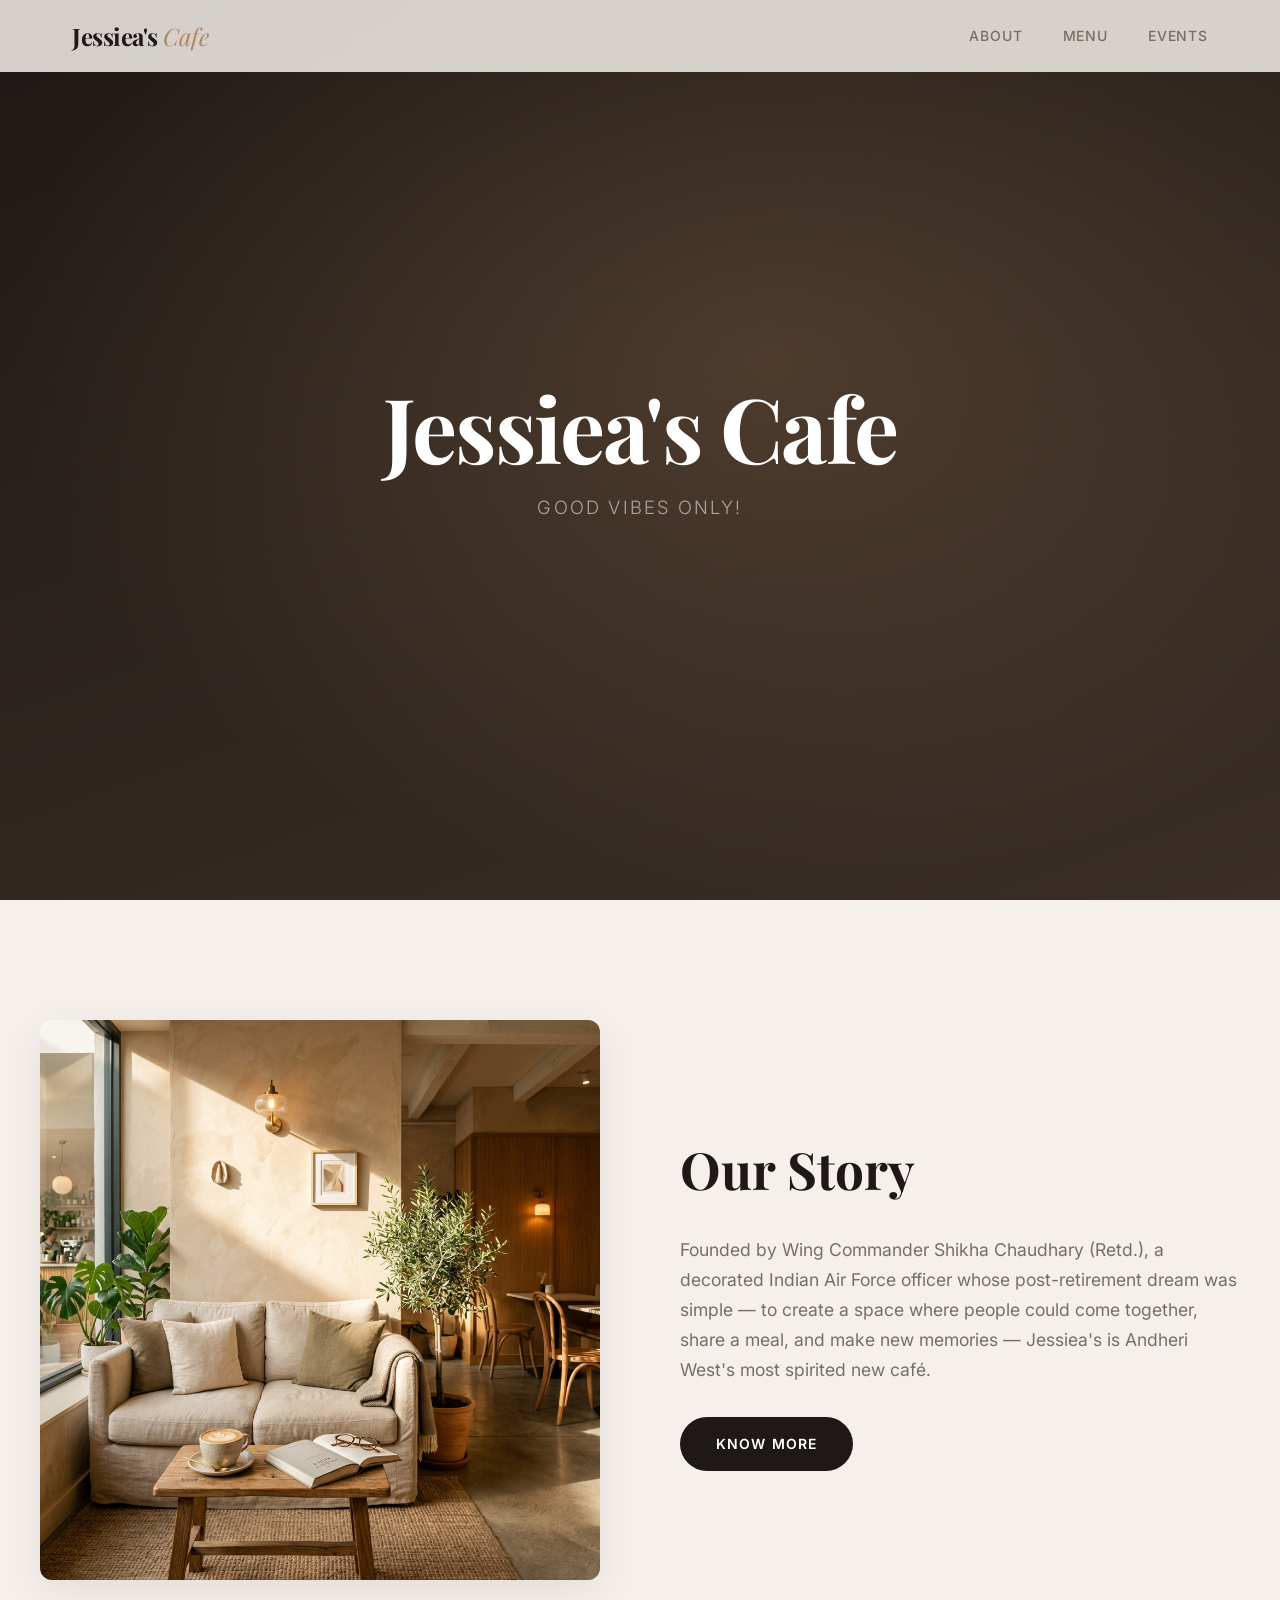
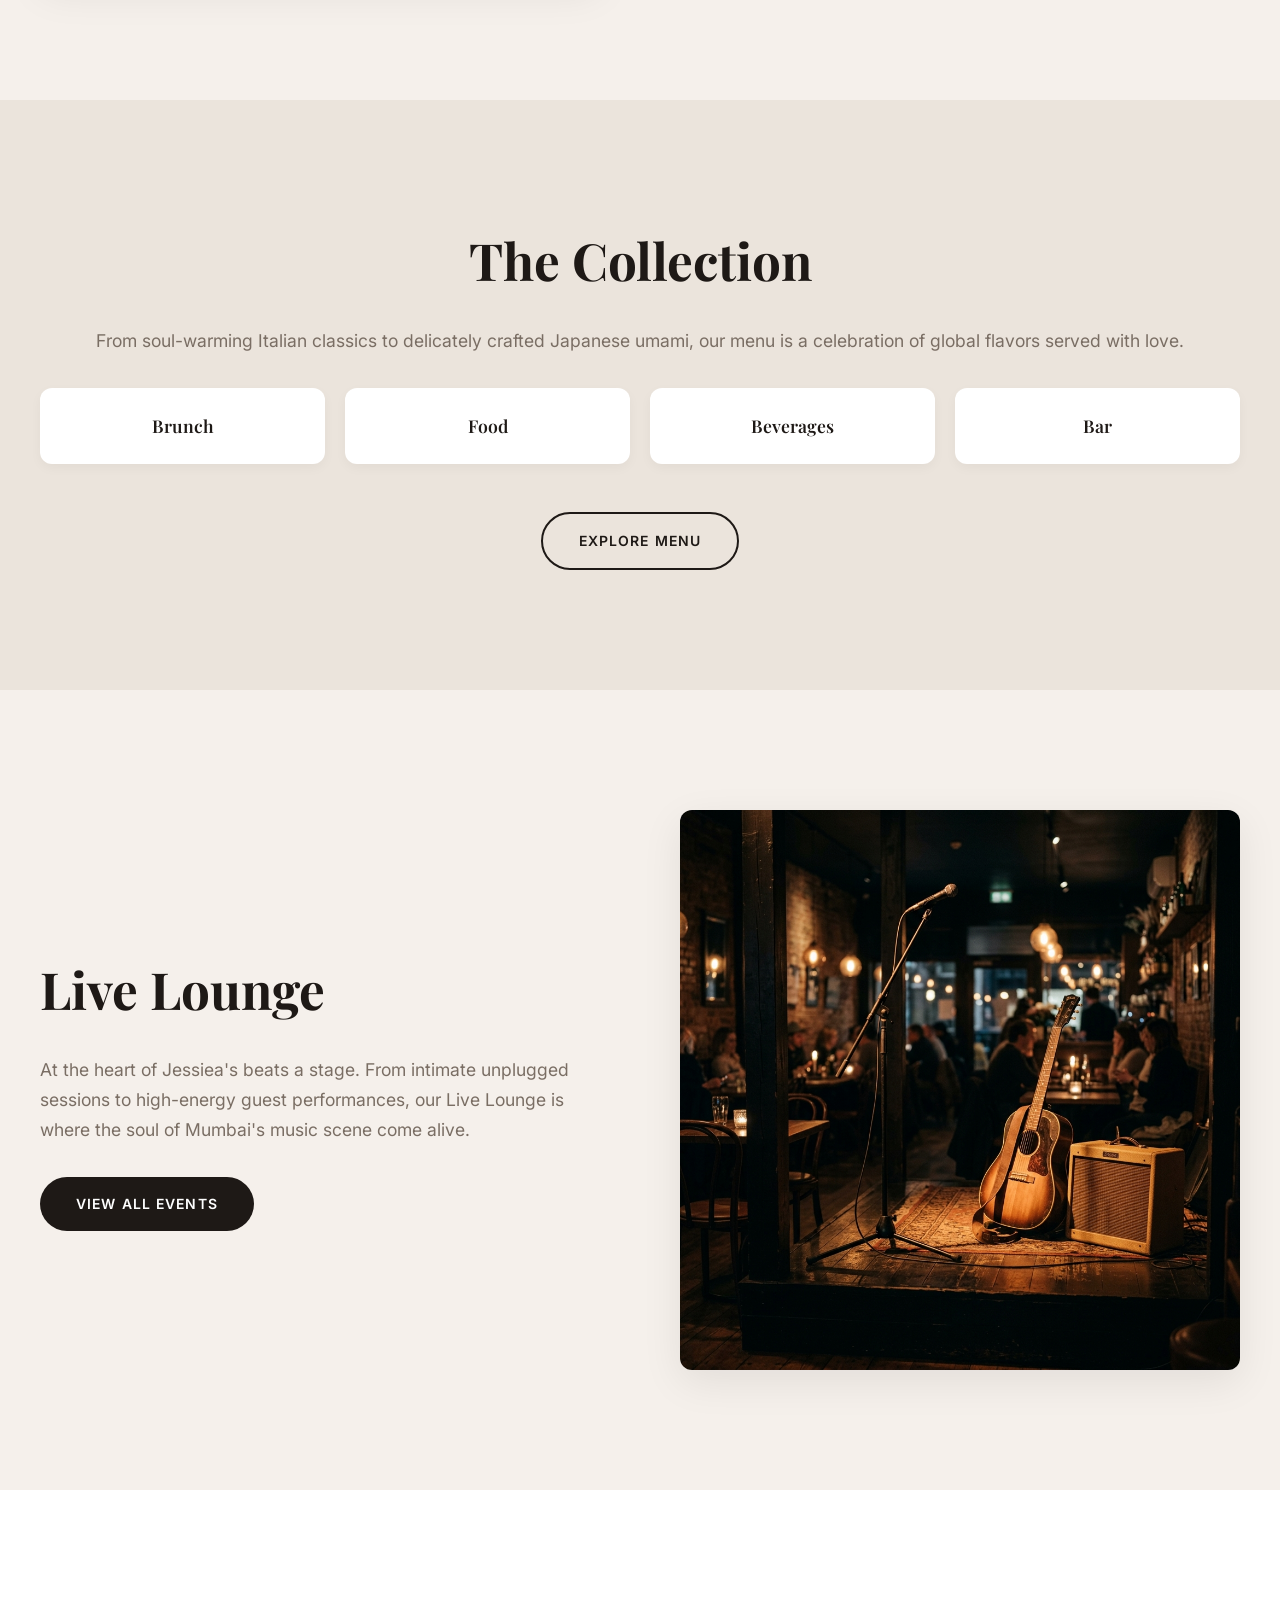
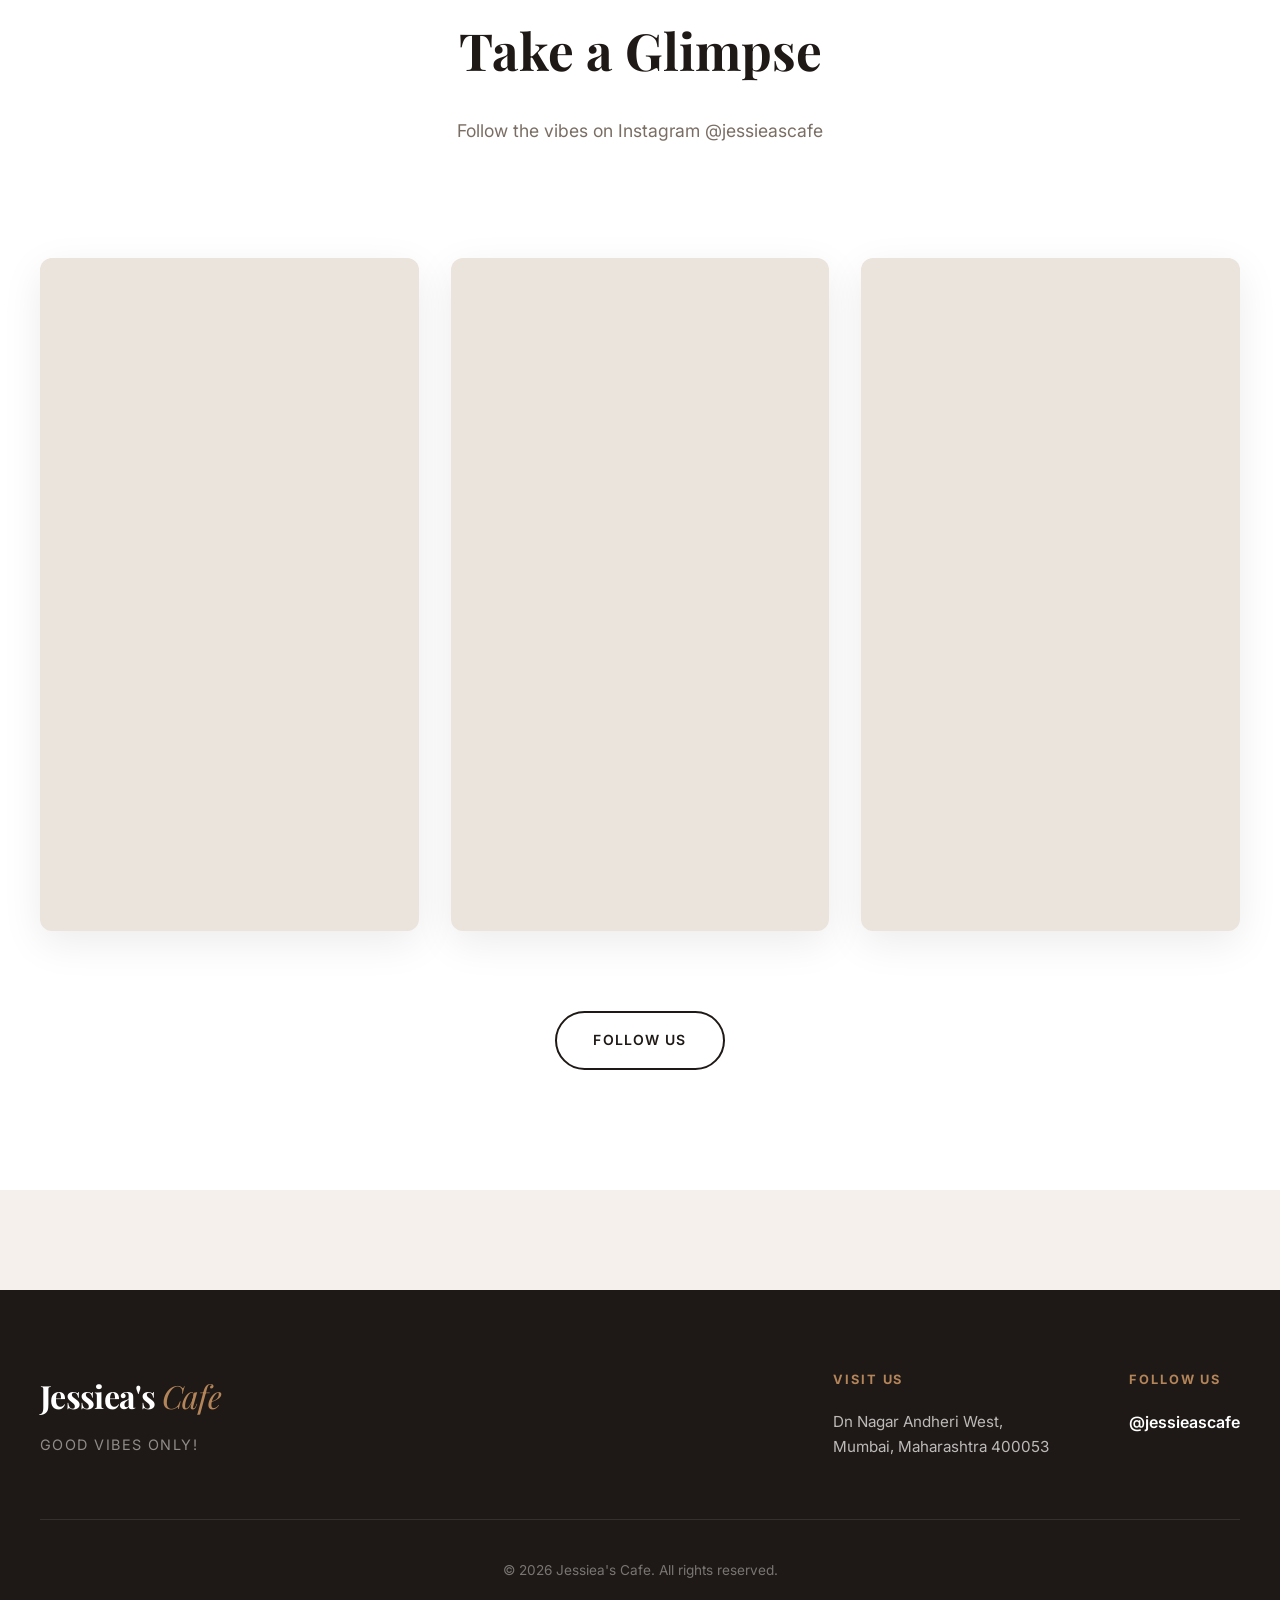
<file: index.html>
<!DOCTYPE html>
<html lang="en">

<head>
  <meta charset="UTF-8">
  <meta name="viewport" content="width=device-width, initial-scale=1.0">
  <meta name="description" content="Jessiea's Cafe — A cozy destination for great food, drinks, and live events.">
  <title>Jessiea's Cafe</title>
  <link rel="preconnect" href="https://fonts.googleapis.com">
  <link rel="preconnect" href="https://fonts.gstatic.com" crossorigin>
  <link
    href="https://fonts.googleapis.com/css2?family=Playfair+Display:ital,wght@0,400;0,600;0,700;1,400&family=Inter:wght@300;400;500;600&display=swap"
    rel="stylesheet">
  <link rel="stylesheet" href="style.css">
</head>

<body>

  <!-- ======= Header / Navbar ======= -->
  <header class="header" id="header">
    <div class="header__inner">
      <a href="index.html" class="header__logo">Jessiea's <span>Cafe</span></a>
      <nav class="header__nav" id="navbar">
        <a href="about.html" class="nav__link">About</a>
        <a href="menu.html" class="nav__link">Menu</a>
        <a href="events.html" class="nav__link">Events</a>
      </nav>
      <button class="header__hamburger" id="hamburger" aria-label="Toggle navigation">
        <span></span>
        <span></span>
        <span></span>
      </button>
    </div>
  </header>

  <!-- ======= Hero Section ======= -->
  <section class="hero" id="hero">
    <div class="hero__overlay"></div>
    <div class="hero__content">
      <h1 class="hero__title">Jessiea's Cafe</h1>
      <p class="hero__tagline">Good Vibes Only!</p>
    </div>
  </section>

  <!-- ======= Homepage Content ======= -->
  <main class="home-main">

    <!-- About Teaser -->
    <section class="teaser teaser--about">
      <div class="teaser__inner">
        <div class="teaser__image reveal reveal--left">
          <img src="cafe_lifestyle_teaser.png" alt="Cozy cafe corner">
        </div>
        <div class="teaser__content reveal reveal--right">
          <h2 class="teaser__heading">Our Story</h2>
          <p class="teaser__text">
            Founded by Wing Commander Shikha Chaudhary (Retd.), a decorated Indian Air Force officer whose
            post-retirement dream was simple — to create a space where people could come together, share a meal, and
            make new memories — Jessiea's is Andheri West's most spirited new café.
          </p>
          <a href="about.html" class="btn btn--primary">Know More</a>
        </div>
      </div>
    </section>

    <!-- Menu Teaser -->
    <section class="teaser teaser--menu">
      <div class="teaser__inner">
        <div class="teaser__content teaser__content--centered">
          <h2 class="teaser__heading reveal reveal--zoom">The Collection</h2>
          <p class="teaser__text reveal reveal--zoom">
            From soul-warming Italian classics to delicately crafted Japanese umami, our menu is a celebration of global
            flavors served with love.
          </p>

          <div class="menu-preview">
            <div class="menu-preview__item reveal reveal--zoom reveal--delay-1">
              <span>Brunch</span>
            </div>
            <div class="menu-preview__item reveal reveal--zoom reveal--delay-2">
              <span>Food</span>
            </div>
            <div class="menu-preview__item reveal reveal--zoom reveal--delay-3">
              <span>Beverages</span>
            </div>
            <div class="menu-preview__item reveal reveal--zoom reveal--delay-4">
              <span>Bar</span>
            </div>
          </div>

          <a href="menu.html" class="btn btn--outline reveal reveal--zoom">Explore Menu</a>
        </div>
      </div>
    </section>

    <!-- Events Teaser -->
    <section class="teaser teaser--events teaser--reverse">
      <div class="teaser__inner">
        <div class="teaser__image reveal reveal--right">
          <img src="cafe_live_lounge_teaser.png" alt="Acoustic live lounge stage">
        </div>
        <div class="teaser__content reveal reveal--left">
          <h2 class="teaser__heading">Live Lounge</h2>
          <p class="teaser__text">
            At the heart of Jessiea's beats a stage. From intimate unplugged sessions to high-energy guest performances,
            our Live Lounge is where the soul of Mumbai's music scene come alive.
          </p>
          <a href="events.html" class="btn btn--primary">View All Events</a>
        </div>
      </div>
    </section>

    <!-- Instagram Section -->
    <section class="teaser teaser--instagram">
      <div class="teaser__inner teaser__inner--column">
        <div class="teaser__content teaser__content--centered reveal reveal--zoom">
          <h2 class="teaser__heading">Take a Glimpse</h2>
          <p class="teaser__text">Follow the vibes on Instagram @jessieascafe</p>
        </div>

        <div class="insta-grid">
          <div class="insta-grid__item reveal reveal--zoom reveal--delay-1">
            <iframe src="https://www.instagram.com/p/DUNfY-hjJyO/embed" frameborder="0" scrolling="no"
              allowtransparency="true"></iframe>
          </div>
          <div class="insta-grid__item reveal reveal--zoom reveal--delay-2">
            <iframe src="https://www.instagram.com/p/DUI9AgBjGIq/embed" frameborder="0" scrolling="no"
              allowtransparency="true"></iframe>
          </div>
          <div class="insta-grid__item reveal reveal--zoom reveal--delay-3">
            <iframe src="https://www.instagram.com/p/DUuSEJ2iF3Z/embed" frameborder="0" scrolling="no"
              allowtransparency="true"></iframe>
          </div>
        </div>

        <div class="teaser__actions reveal reveal--zoom">
          <a href="https://www.instagram.com/jessieascafe/" target="_blank" class="btn btn--outline">Follow Us</a>
        </div>
      </div>
    </section>

  </main>


  <!-- ======= Footer ======= -->
  <footer class="footer" id="footer">
    <div class="footer__inner">
      <div class="footer__brand">
        <a href="index.html" class="header__logo">Jessiea's <span>Cafe</span></a>
        <p class="footer__tagline">Good Vibes Only!</p>
      </div>

      <div class="footer__info">
        <div class="footer__section">
          <h4 class="footer__heading">Visit Us</h4>
          <p class="footer__text">Dn Nagar Andheri West, <br> Mumbai, Maharashtra 400053</p>
        </div>

        <div class="footer__section">
          <h4 class="footer__heading">Follow Us</h4>
          <a href="https://www.instagram.com/jessieascafe/" class="footer__link" target="_blank">@jessieascafe</a>
        </div>
      </div>
    </div>
    <div class="footer__bottom">
      <p>&copy; 2026 Jessiea's Cafe. All rights reserved.</p>
    </div>
  </footer>

  <script>
    /* ── Mobile hamburger toggle ── */
    const hamburger = document.getElementById('hamburger');
    const navbar = document.getElementById('navbar');

    hamburger.addEventListener('click', () => {
      hamburger.classList.toggle('active');
      navbar.classList.toggle('open');
    });

    /* ── Sticky header shadow on scroll ── */
    const header = document.getElementById('header');
    window.addEventListener('scroll', () => {
      header.classList.toggle('scrolled', window.scrollY > 40);
    });

    /* ── Smooth‑scroll & close mobile menu on link click ── */
    document.querySelectorAll('.nav__link').forEach(link => {
      link.addEventListener('click', () => {
        hamburger.classList.remove('active');
        navbar.classList.remove('open');
      });
    });

    /* ── Scroll Reveal Observer ── */
    const observerOptions = {
      threshold: 0.15
    };

    const observer = new IntersectionObserver((entries) => {
      entries.forEach(entry => {
        if (entry.isIntersecting) {
          entry.target.classList.add('visible');
        }
      });
    }, observerOptions);

    document.querySelectorAll('.reveal').forEach(el => observer.observe(el));
  </script>

</body>

</html>
</file>
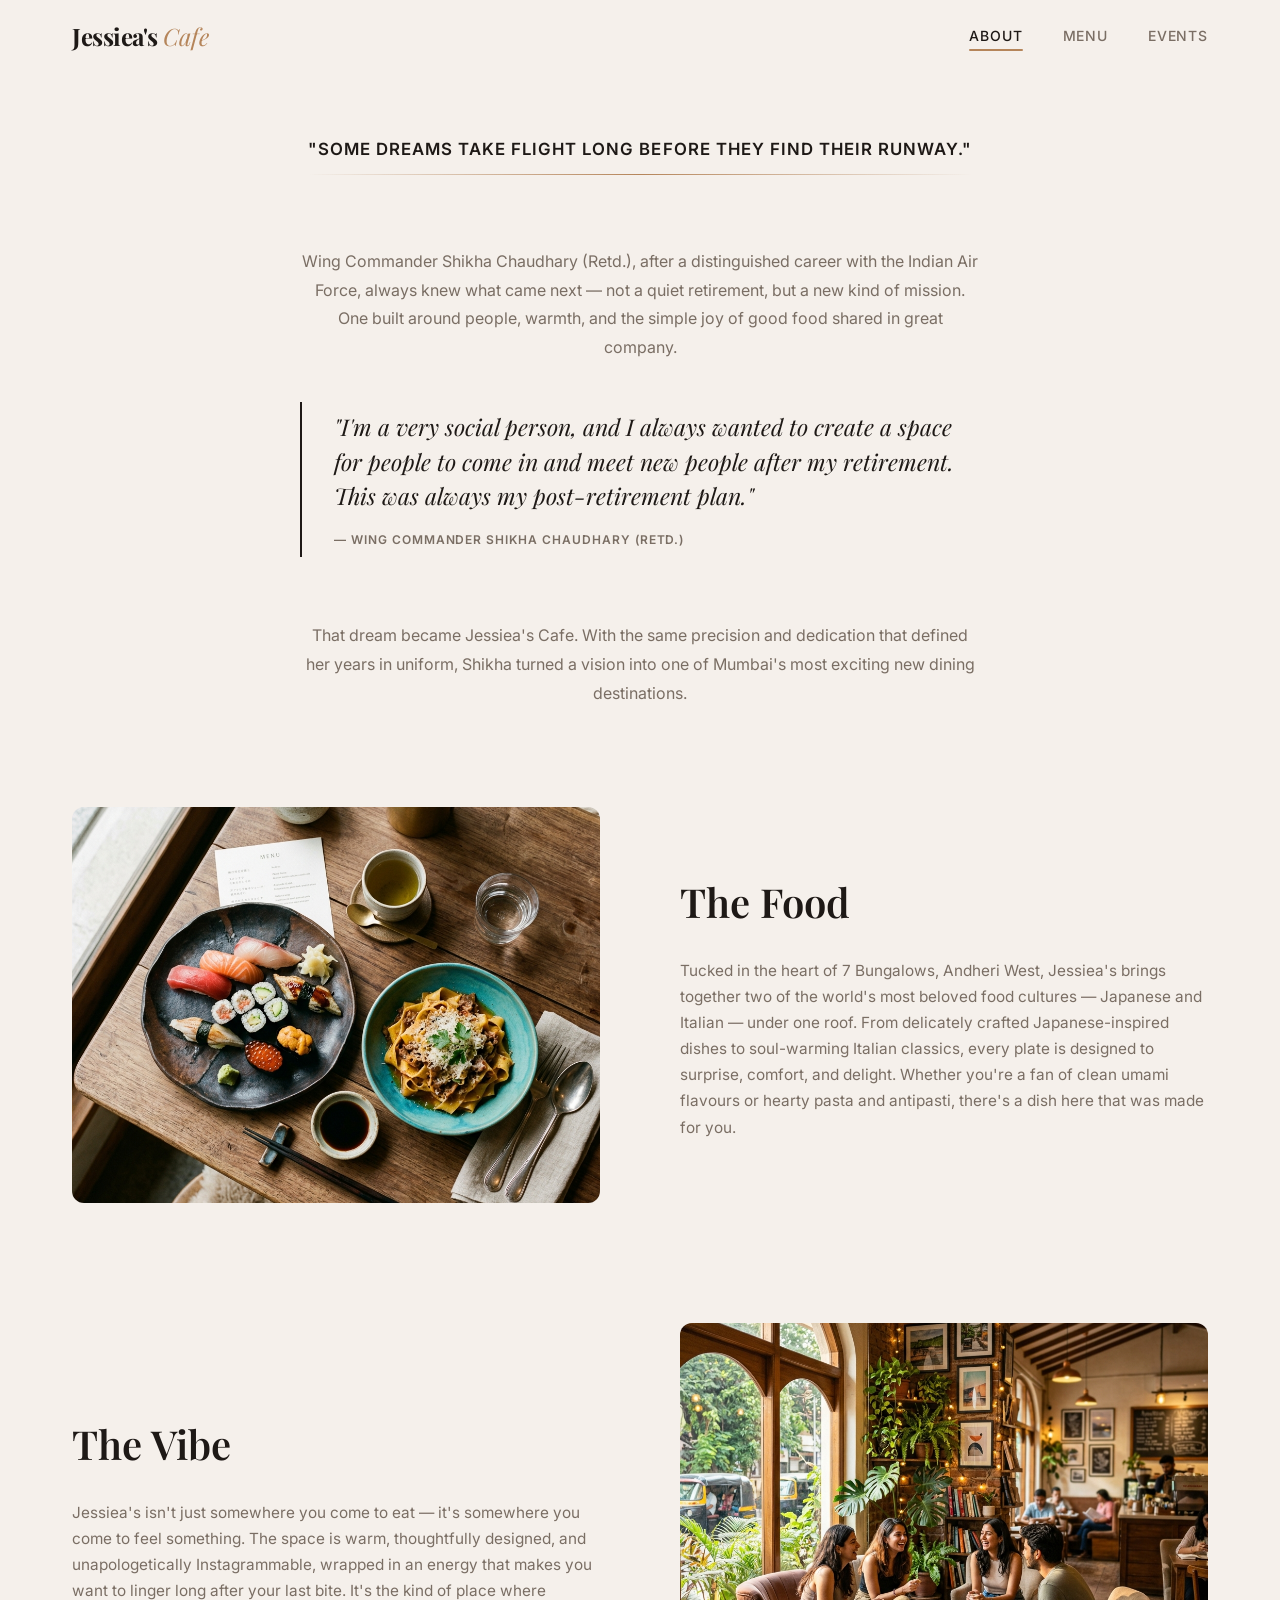
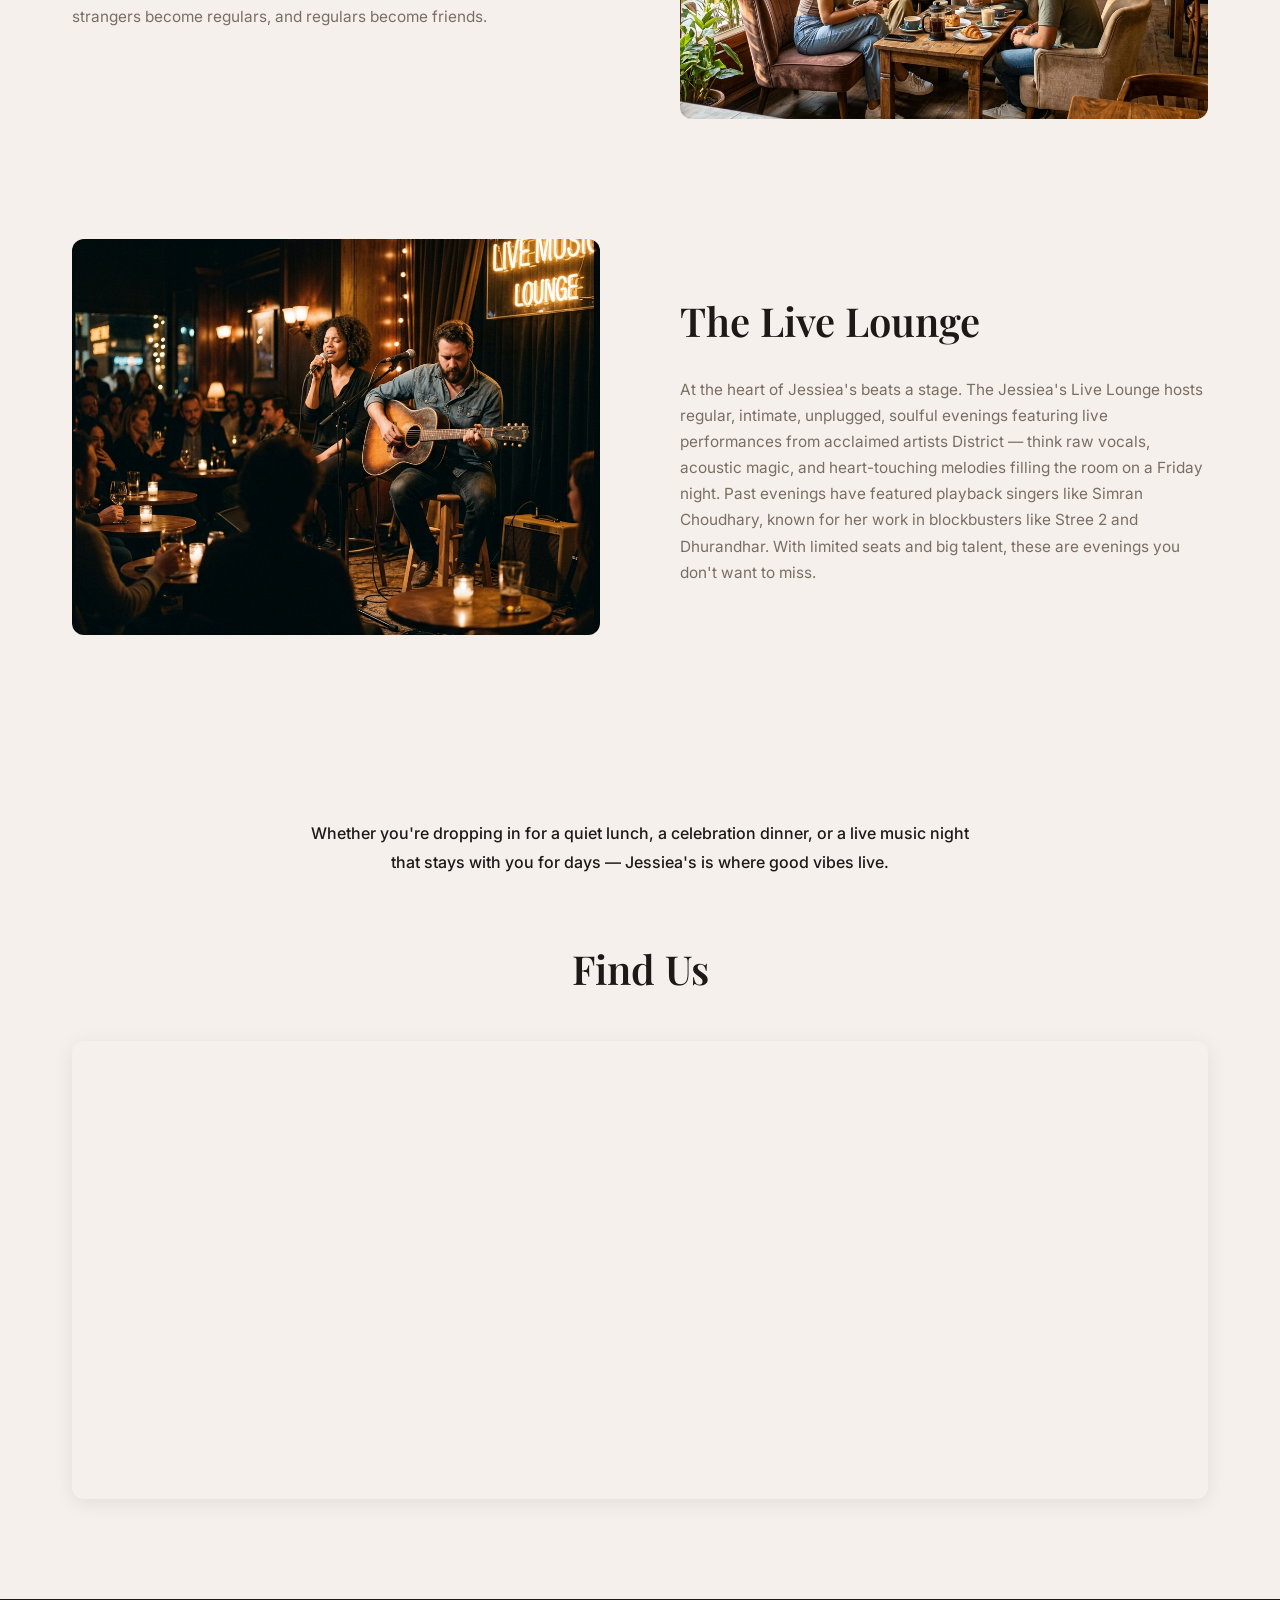
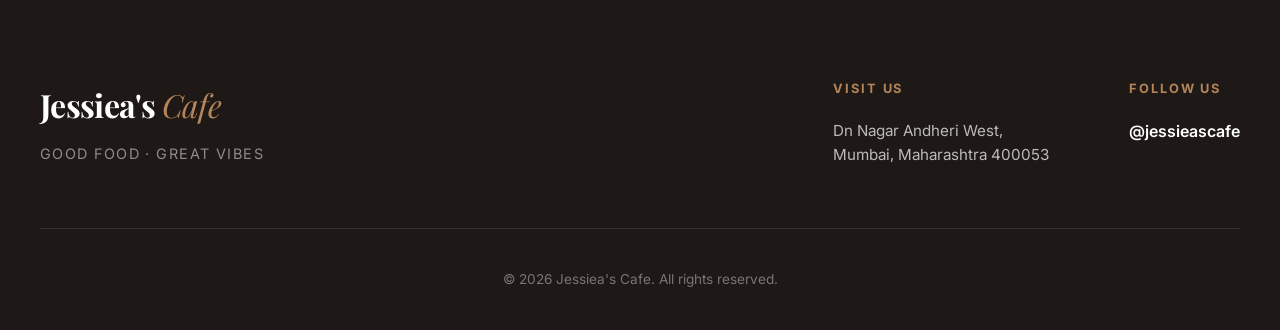
<file: about.html>
<!DOCTYPE html>
<html lang="en">

<head>
  <meta charset="UTF-8">
  <meta name="viewport" content="width=device-width, initial-scale=1.0">
  <meta name="description" content="Learn about Jessiea's Cafe — our story, our passion, and what makes us special.">
  <title>About — Jessiea's Cafe</title>
  <link rel="preconnect" href="https://fonts.googleapis.com">
  <link rel="preconnect" href="https://fonts.gstatic.com" crossorigin>
  <link
    href="https://fonts.googleapis.com/css2?family=Playfair+Display:ital,wght@0,400;0,600;0,700;1,400&family=Inter:wght@300;400;500;600&display=swap"
    rel="stylesheet">
  <link rel="stylesheet" href="style.css">
</head>

<body>

  <!-- ======= Header / Navbar ======= -->
  <header class="header" id="header">
    <div class="header__inner">
      <a href="index.html" class="header__logo">Jessiea's <span>Cafe</span></a>
      <nav class="header__nav" id="navbar">
        <a href="about.html" class="nav__link nav__link--active">About</a>
        <a href="menu.html" class="nav__link">Menu</a>
        <a href="events.html" class="nav__link">Events</a>
      </nav>
      <button class="header__hamburger" id="hamburger" aria-label="Toggle navigation">
        <span></span>
        <span></span>
        <span></span>
      </button>
    </div>
  </header>

  <!-- ======= About — Editorial Layout ======= -->
  <main class="about" id="about">
    <div class="about__inner">


      <!-- Quote banner -->
      <div class="about__quote-banner">
        <p class="about__quote-text">"Some dreams take flight long before they find their runway."</p>
      </div>

      <!-- Introduction paragraph -->
      <p class="about__description">
        Wing Commander Shikha Chaudhary (Retd.), after a distinguished career with the Indian Air Force, always knew
        what came next — not a quiet retirement, but a new kind of mission. One built around people, warmth, and the
        simple joy of good food shared in great company.
      </p>

      <!-- Owner's spoken quote -->
      <blockquote class="about__owner-quote">
        <p>"I'm a very social person, and I always wanted to create a space for people to come in and meet new people
          after my retirement. This was always my post-retirement plan."</p>
        <cite class="about__owner-cite">— Wing Commander Shikha Chaudhary (Retd.)</cite>
      </blockquote>

      <p class="about__description">
        That dream became Jessiea's Cafe. With the same precision and dedication that defined her years in uniform,
        Shikha turned a vision into one of Mumbai's most exciting new dining destinations.
      </p>

      <!-- Feature Sections -->
      <section class="features">

        <!-- The Food -->
        <div class="feature-row">
          <div class="feature-image">
            <img src="cafe_food_aesthetic_1777277667619.png"
              alt="Aesthetic table with Japanese and Italian fusion dishes">
          </div>
          <div class="feature-content">
            <h2 class="feature-title">The Food</h2>
            <p class="feature-text">
              Tucked in the heart of 7 Bungalows, Andheri West, Jessiea's brings together two of the world's most
              beloved food cultures — Japanese and Italian — under one roof. From delicately crafted Japanese-inspired
              dishes to soul-warming Italian classics, every plate is designed to surprise, comfort, and delight.
              Whether you're a fan of clean umami flavours or hearty pasta and antipasti, there's a dish here that was
              made for you.
            </p>
          </div>
        </div>

        <!-- The Vibe -->
        <div class="feature-row feature-row--reverse">
          <div class="feature-image">
            <img src="cafe_vibe_interior_1777277681775.png" alt="Warm and inviting interior of Jessiea's Cafe">
          </div>
          <div class="feature-content">
            <h2 class="feature-title">The Vibe</h2>
            <p class="feature-text">
              Jessiea's isn't just somewhere you come to eat — it's somewhere you come to feel something. The space is
              warm, thoughtfully designed, and unapologetically Instagrammable, wrapped in an energy that makes you want
              to linger long after your last bite. It's the kind of place where strangers become regulars, and regulars
              become friends.
            </p>
          </div>
        </div>

        <!-- The Live Lounge -->
        <div class="feature-row">
          <div class="feature-image">
            <img src="cafe_live_music_lounge_1777277700172.png"
              alt="Soulful live music performance at Jessiea's Live Lounge">
          </div>
          <div class="feature-content">
            <h2 class="feature-title">The Live Lounge</h2>
            <p class="feature-text">
              At the heart of Jessiea's beats a stage. The Jessiea's Live Lounge hosts regular, intimate, unplugged,
              soulful evenings featuring live performances from acclaimed artists District — think raw vocals, acoustic
              magic, and heart-touching melodies filling the room on a Friday night. Past evenings have featured
              playback singers like Simran Choudhary, known for her work in blockbusters like Stree 2 and Dhurandhar.
              With limited seats and big talent, these are evenings you don't want to miss.
            </p>
          </div>
        </div>

      </section>

      <!-- Final Tagline -->
      <p class="about__description about__description--final">
        Whether you're dropping in for a quiet lunch, a celebration dinner, or a live music night that stays with you
        for days — Jessiea's is where good vibes live.
      </p>
      <!-- Map Section -->
      <section class="about__location">
        <h2 class="section-title">Find Us</h2>
        <div class="map-container">
          <iframe
            src="https://www.google.com/maps/embed?pb=!1m18!1m12!1m3!1d3769.615458499989!2d72.8312699!3d19.1245185!2m3!1f0!2f0!3f0!3m2!1i1024!2i768!4f13.1!3m3!1m2!1s0x3be7b7c89538d39b%3A0xad342929a73a7ec7!2sJESSIEA&#39;S%20CAFE!5e0!3m2!1sen!2sin!4v1777278307954!5m2!1sen!2sin"
            width="100%" height="450" style="border:0;" allowfullscreen="" loading="lazy"
            referrerpolicy="no-referrer-when-downgrade"></iframe>
        </div>
      </section>

    </div>
  </main>

  <!-- ======= Footer ======= -->
  <footer class="footer" id="footer">
    <div class="footer__inner">
      <div class="footer__brand">
        <a href="index.html" class="header__logo">Jessiea's <span>Cafe</span></a>
        <p class="footer__tagline">Good food · Great vibes</p>
      </div>

      <div class="footer__info">
        <div class="footer__section">
          <h4 class="footer__heading">Visit Us</h4>
          <p class="footer__text">Dn Nagar Andheri West, <br> Mumbai, Maharashtra 400053</p>
        </div>

        <div class="footer__section">
          <h4 class="footer__heading">Follow Us</h4>
          <a href="https://www.instagram.com/jessieascafe/" class="footer__link" target="_blank">@jessieascafe</a>
        </div>
      </div>
    </div>
    <div class="footer__bottom">
      <p>&copy; 2026 Jessiea's Cafe. All rights reserved.</p>
    </div>
  </footer>

  <script>
    const hamburger = document.getElementById('hamburger');
    const navbar = document.getElementById('navbar');
    hamburger.addEventListener('click', () => {
      hamburger.classList.toggle('active');
      navbar.classList.toggle('open');
    });
    const header = document.getElementById('header');
    window.addEventListener('scroll', () => {
      header.classList.toggle('scrolled', window.scrollY > 40);
    });
    document.querySelectorAll('.nav__link').forEach(link => {
      link.addEventListener('click', () => {
        hamburger.classList.remove('active');
        navbar.classList.remove('open');
      });
    });
  </script>

</body>

</html>
</file>
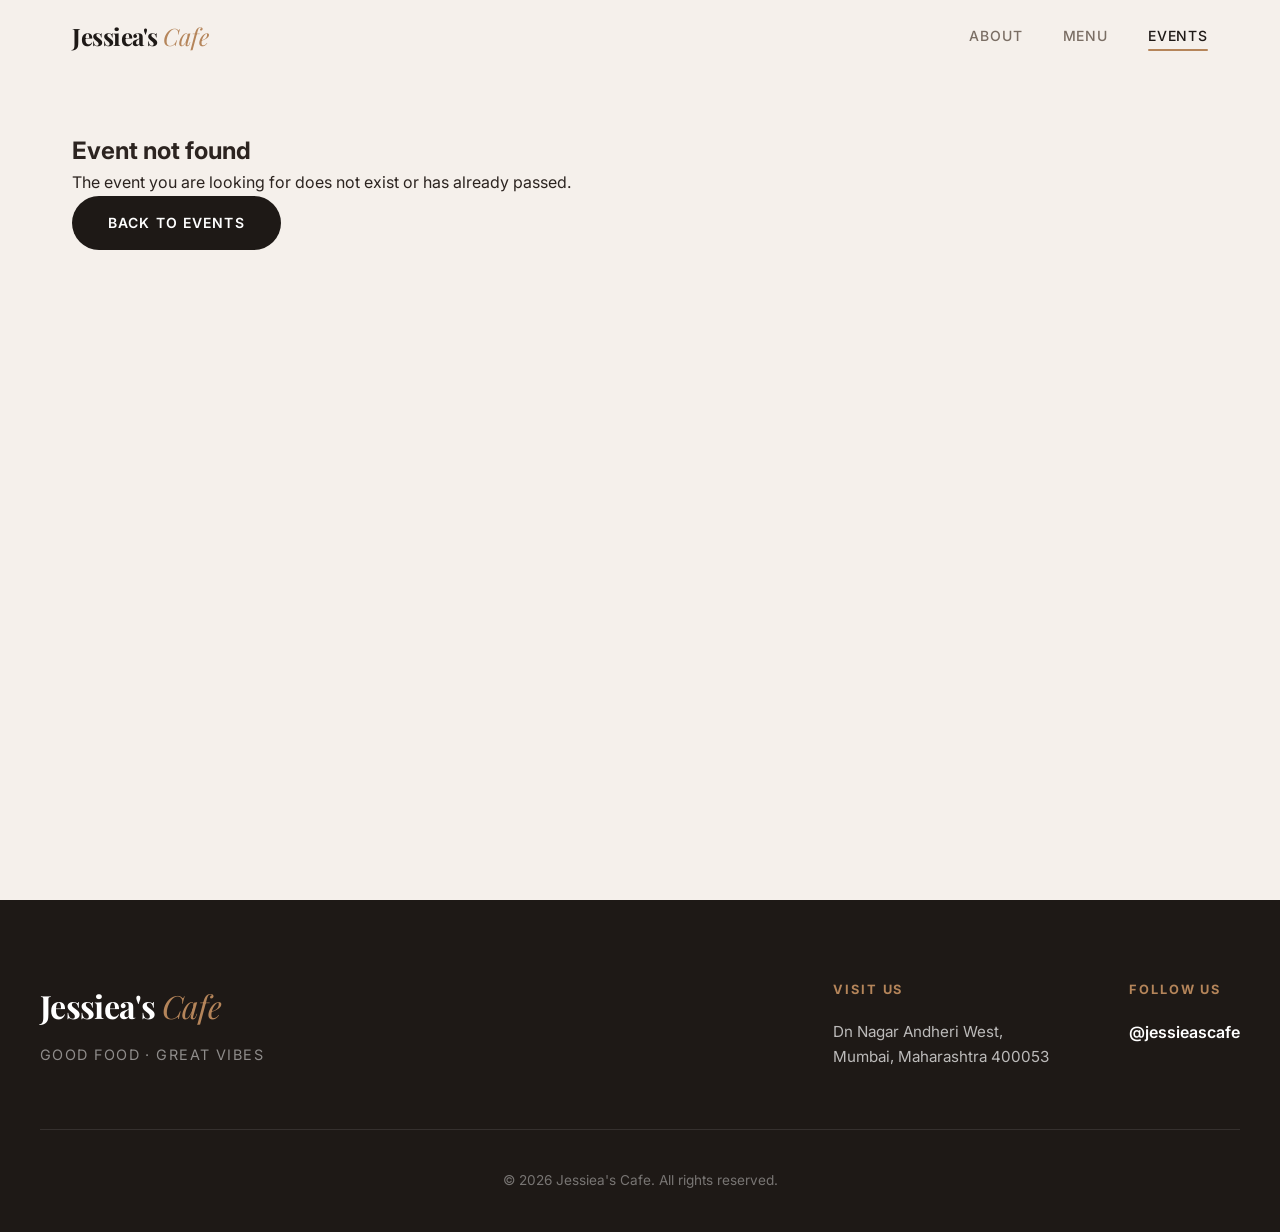
<file: event-detail.html>
<!DOCTYPE html>
<html lang="en">

<head>
  <meta charset="UTF-8">
  <meta name="viewport" content="width=device-width, initial-scale=1.0">
  <meta name="description" content="Event details and ticket booking for Jessiea's Cafe.">
  <title>Event Details — Jessiea's Cafe</title>
  <link rel="preconnect" href="https://fonts.googleapis.com">
  <link rel="preconnect" href="https://fonts.gstatic.com" crossorigin>
  <link
    href="https://fonts.googleapis.com/css2?family=Playfair+Display:ital,wght@0,400;0,600;0,700;1,400&family=Inter:wght@300;400;500;600&display=swap"
    rel="stylesheet">
  <link rel="stylesheet" href="style.css">
</head>

<body>

  <!-- ======= Header / Navbar ======= -->
  <header class="header" id="header">
    <div class="header__inner">
      <a href="index.html" class="header__logo">Jessiea's <span>Cafe</span></a>
      <nav class="header__nav" id="navbar">
        <a href="about.html" class="nav__link">About</a>
        <a href="menu.html" class="nav__link">Menu</a>
        <a href="events.html" class="nav__link nav__link--active">Events</a>
      </nav>
      <button class="header__hamburger" id="hamburger" aria-label="Toggle navigation">
        <span></span>
        <span></span>
        <span></span>
      </button>
    </div>
  </header>

  <!-- ======= Event Detail Layout ======= -->
  <main class="event-detail-page">
    <div class="event-detail-page__inner" id="event-detail-target">
      <!-- Content injected by JS -->
      <div class="loader">Loading event details...</div>
    </div>
  </main>

  <!-- ======= Footer ======= -->
  <footer class="footer" id="footer">
    <div class="footer__inner">
      <div class="footer__brand">
        <a href="index.html" class="header__logo">Jessiea's <span>Cafe</span></a>
        <p class="footer__tagline">Good food · Great vibes</p>
      </div>

      <div class="footer__info">
        <div class="footer__section">
          <h4 class="footer__heading">Visit Us</h4>
          <p class="footer__text">Dn Nagar Andheri West, <br> Mumbai, Maharashtra 400053</p>
        </div>

        <div class="footer__section">
          <h4 class="footer__heading">Follow Us</h4>
          <a href="https://www.instagram.com/jessieascafe/" class="footer__link" target="_blank">@jessieascafe</a>
        </div>
      </div>
    </div>
    <div class="footer__bottom">
      <p>&copy; 2026 Jessiea's Cafe. All rights reserved.</p>
    </div>
  </footer>

  <script>
    /* ======= Navbar Logic ======= */
    const hamburger = document.getElementById('hamburger');
    const navbar = document.getElementById('navbar');
    hamburger.addEventListener('click', () => {
      hamburger.classList.toggle('active');
      navbar.classList.toggle('open');
    });
    const header = document.getElementById('header');
    window.addEventListener('scroll', () => {
      header.classList.toggle('scrolled', window.scrollY > 40);
    });

    /* ======= Event Data ======= */
    const eventsData = {
      'live-fridays': {
        title: 'Soulful Fridays with District',
        category: 'Live Music',
        image: 'events/event1.png',
        date: 'Every Friday | 8 PM onwards',
        longDescription: `
          <p>Kickstart your weekend with "District," our acclaimed resident ensemble known for their raw vocals and acoustic brilliance. At Jessiea's, Fridays are about more than just music; they're about an atmosphere that lets you breathe and connect.</p>
          <p>Expect a curated setlist of unplugged hits, ranging from indie-soul to contemporary acoustic magic, filling the room as you enjoy our signature Japanese-Italian fusion dinner.</p>
          <p>These evenings are designed for lovers of high-quality live music and premium dining. With the warm, ambient lighting of our Live Lounge and the soul-stirring melodies of District, your Friday nights in Mumbai will never be the same.</p>
        `,
        meta: `
          <div class="event-meta-card">
            <div class="event-meta-card__item"><strong>Location:</strong> 7 Bungalows, Andheri West</div>
            <div class="event-meta-card__item"><strong>Entry:</strong> Cover charge applicable after 9 PM</div>
            <div class="event-meta-card__item"><strong>Dress Code:</strong> Smart Casual</div>
          </div>
        `
      },
      'brunch-vocals': {
        title: 'Weekend Brunch & Acoustic Vocals',
        category: 'Brunch Experience',
        image: 'events/event2.png',
        date: 'Every Sunday | 12 PM - 4 PM',
        longDescription: `
          <p>Our Sundays are dedicated to the simple joy of a slow brunch. We've paired our specialized Brunch Menu—featuring everything from delicate carpaccios to fluffy Japanese pancakes—with soft, live acoustic sets.</p>
          <p>It's the perfect setting for long conversations with friends or a quiet, sun-drenched meal with family. The music is designed to complement the vibe, never overpowering it.</p>
          <p>Join us for a sensory journey where the taste of our chef's signature creations meets the soothing sounds of unplugged performances. It's the ultimate Mumbai weekend escape.</p>
        `,
        meta: `
          <div class="event-meta-card">
            <div class="event-meta-card__item"><strong>Location:</strong> Main Dining Hall</div>
            <div class="event-meta-card__item"><strong>Offer:</strong> Bottomless Refreshments available</div>
          </div>
        `
      },
      'guest-artist': {
        title: 'Live Lounge: Simran Choudhary',
        category: 'Guest Artist Spotlight',
        image: 'events/event3.png',
        date: 'Featured Event | Limited Seats',
        longDescription: `
          <p>Jessiea's periodically hosts "The Live Lounge Spotlight," featuring some of the biggest names in the industry in an intimate, unplugged setting. Our past events have featured the incredible Simran Choudhary.</p>
          <p>Known for her playback work in major blockbusters like "Stree 2" and "Dhurandhar," Simran brings a level of talent and energy that creates memories for a lifetime. These are high-demand evenings with extremely limited seating.</p>
          <p>This is a rare opportunity to see an artist of this caliber in such a personal, intimate space. Don't miss your chance to be part of an extraordinary evening of music.</p>
        `,
        meta: `
          <div class="event-meta-card">
            <div class="event-meta-card__item"><strong>Status:</strong> High Demand</div>
            <div class="event-meta-card__item"><strong>Entry:</strong> Pre-booking essential</div>
          </div>
        `
      }
    };

    /* ======= Page Logic ======= */
    const urlParams = new URLSearchParams(window.location.search);
    const eventId = urlParams.get('id');
    const target = document.getElementById('event-detail-target');

    if (eventId && eventsData[eventId]) {
      const data = eventsData[eventId];
      document.title = `${data.title} — Jessiea's Cafe`;
      
      target.innerHTML = `
        <div class="detail-container">
          <div class="detail-hero">
            <img src="${data.image}" alt="${data.title}">
            <div class="detail-hero__banner">
              <span class="event-card__category">${data.category}</span>
              <h1 class="detail-title">${data.title}</h1>
              <div class="detail-date">${data.date}</div>
            </div>
          </div>

          <div class="detail-main">
            <div class="detail-content">
              <h2 class="detail-subtitle">About the Event</h2>
              <div class="detail-body">${data.longDescription}</div>
              
              <div class="ticket-box">
                <h3>Join the Experience</h3>
                <p>Ready to be part of this unforgettable evening? Book your spot now.</p>
                <div class="ticket-actions">
                  <a href="#" class="btn btn--primary">Buy Tickets</a>
                  <a href="events.html" class="btn btn--outline">Back to All Events</a>
                </div>
              </div>
            </div>

            <aside class="detail-sidebar">
              <div class="sticky-sidebar">
                <h3 class="detail-sidebar__title">Event Info</h3>
                ${data.meta}
                <div class="detail-sidebar__footer">
                  <p>Follow us for updates</p>
                  <a href="#">@JessieasCafe</a>
                </div>
              </div>
            </aside>
          </div>
        </div>
      `;
    } else {
      target.innerHTML = `
        <div class="error-view">
          <h2>Event not found</h2>
          <p>The event you are looking for does not exist or has already passed.</p>
          <a href="events.html" class="btn btn--primary">Back to Events</a>
        </div>
      `;
    }
  </script>

</body>

</html>
</file>
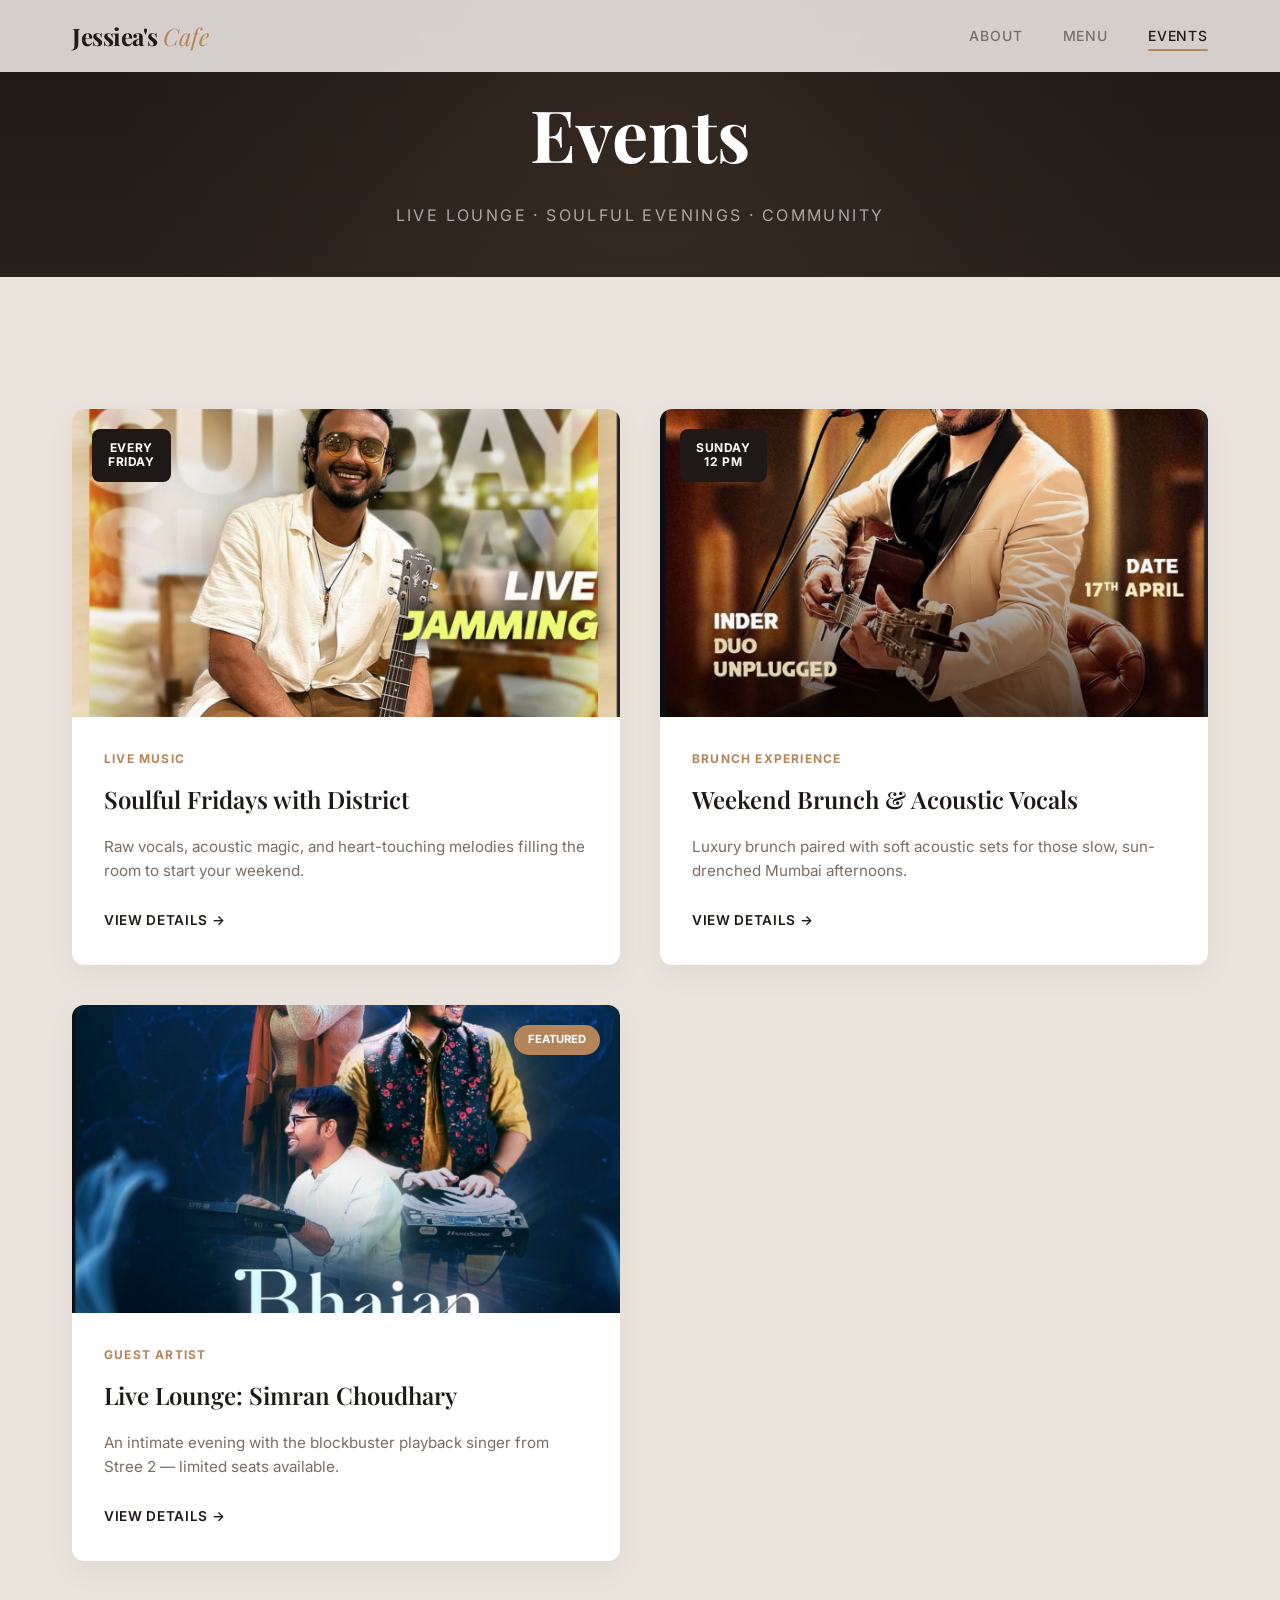
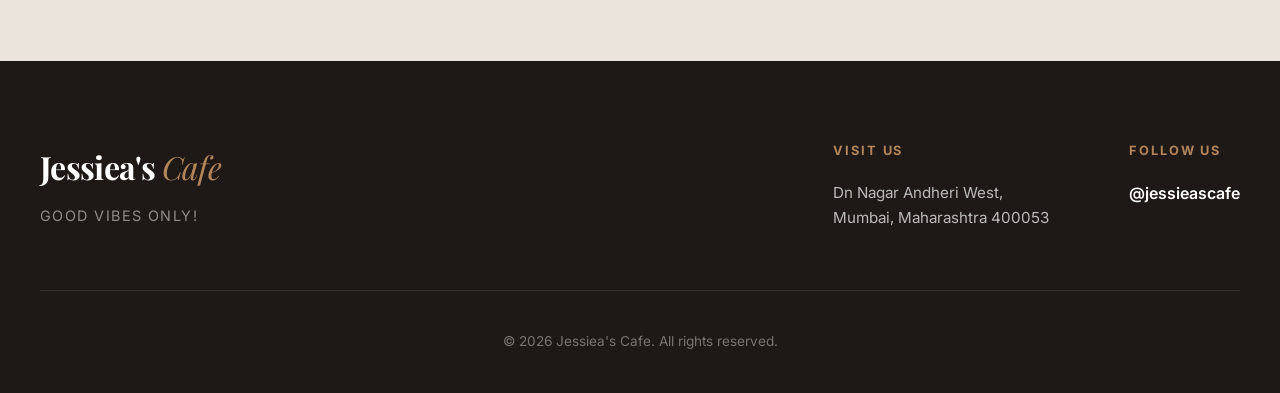
<file: events.html>
<!DOCTYPE html>
<html lang="en">

<head>
  <meta charset="UTF-8">
  <meta name="viewport" content="width=device-width, initial-scale=1.0">
  <meta name="description" content="Upcoming events at Jessiea's Cafe — live music, tastings, and more.">
  <title>Events — Jessiea's Cafe</title>
  <link rel="preconnect" href="https://fonts.googleapis.com">
  <link rel="preconnect" href="https://fonts.gstatic.com" crossorigin>
  <link
    href="https://fonts.googleapis.com/css2?family=Playfair+Display:ital,wght@0,400;0,600;0,700;1,400&family=Inter:wght@300;400;500;600&display=swap"
    rel="stylesheet">
  <link rel="stylesheet" href="style.css">
</head>

<body>

  <!-- ======= Header / Navbar ======= -->
  <header class="header" id="header">
    <div class="header__inner">
      <a href="index.html" class="header__logo">Jessiea's <span>Cafe</span></a>
      <nav class="header__nav" id="navbar">
        <a href="about.html" class="nav__link">About</a>
        <a href="menu.html" class="nav__link">Menu</a>
        <a href="events.html" class="nav__link nav__link--active">Events</a>
      </nav>
      <button class="header__hamburger" id="hamburger" aria-label="Toggle navigation">
        <span></span>
        <span></span>
        <span></span>
      </button>
    </div>
  </header>

  <!-- ======= Page Hero ======= -->
  <section class="page-hero" id="page-hero">
    <div class="page-hero__overlay"></div>
    <div class="page-hero__content">
      <h1 class="page-hero__title">Events</h1>
      <p class="page-hero__subtitle">Live Lounge · Soulful Evenings · Community</p>
    </div>
  </section>

  <!-- ======= Events Grid ======= -->
  <main class="events-page">
    <div class="events-page__inner">
      
      <div class="events-grid">
        <!-- Event 1 -->
        <a href="event-detail.html?id=live-fridays" class="event-card reveal reveal--zoom">
          <div class="event-card__image">
            <img src="events/event1.png" alt="Soulful Fridays">
            <div class="event-card__date">Every <br> Friday</div>
          </div>
          <div class="event-card__content">
            <span class="event-card__category">Live Music</span>
            <h3 class="event-card__title">Soulful Fridays with District</h3>
            <p class="event-card__excerpt">Raw vocals, acoustic magic, and heart-touching melodies filling the room to start your weekend.</p>
            <span class="event-card__more">View Details &rarr;</span>
          </div>
        </a>

        <!-- Event 2 -->
        <a href="event-detail.html?id=brunch-vocals" class="event-card reveal reveal--zoom reveal--delay-1">
          <div class="event-card__image">
            <img src="events/event2.png" alt="Brunch and Vocals">
            <div class="event-card__date">Sunday <br> 12 PM</div>
          </div>
          <div class="event-card__content">
            <span class="event-card__category">Brunch Experience</span>
            <h3 class="event-card__title">Weekend Brunch & Acoustic Vocals</h3>
            <p class="event-card__excerpt">Luxury brunch paired with soft acoustic sets for those slow, sun-drenched Mumbai afternoons.</p>
            <span class="event-card__more">View Details &rarr;</span>
          </div>
        </a>

        <!-- Event 3 -->
        <a href="event-detail.html?id=guest-artist" class="event-card reveal reveal--zoom reveal--delay-2">
          <div class="event-card__image">
            <img src="events/event3.png" alt="Guest Artist Appearance">
            <div class="event-card__tag">Featured</div>
          </div>
          <div class="event-card__content">
            <span class="event-card__category">Guest Artist</span>
            <h3 class="event-card__title">Live Lounge: Simran Choudhary</h3>
            <p class="event-card__excerpt">An intimate evening with the blockbuster playback singer from Stree 2 — limited seats available.</p>
            <span class="event-card__more">View Details &rarr;</span>
          </div>
        </a>
      </div>

    </div>
  </main>

  <!-- ======= Footer ======= -->
  <footer class="footer" id="footer">
    <div class="footer__inner">
      <div class="footer__brand">
        <a href="index.html" class="header__logo">Jessiea's <span>Cafe</span></a>
        <p class="footer__tagline">Good Vibes Only!</p>
      </div>

      <div class="footer__info">
        <div class="footer__section">
          <h4 class="footer__heading">Visit Us</h4>
          <p class="footer__text">Dn Nagar Andheri West, <br> Mumbai, Maharashtra 400053</p>
        </div>

        <div class="footer__section">
          <h4 class="footer__heading">Follow Us</h4>
          <a href="https://www.instagram.com/jessieascafe/" class="footer__link" target="_blank">@jessieascafe</a>
        </div>
      </div>
    </div>
    <div class="footer__bottom">
      <p>&copy; 2026 Jessiea's Cafe. All rights reserved.</p>
    </div>
  </footer>

  <script>
    const hamburger = document.getElementById('hamburger');
    const navbar = document.getElementById('navbar');
    hamburger.addEventListener('click', () => {
      hamburger.classList.toggle('active');
      navbar.classList.toggle('open');
    });
    const header = document.getElementById('header');
    window.addEventListener('scroll', () => {
      header.classList.toggle('scrolled', window.scrollY > 40);
    });
    document.querySelectorAll('.nav__link').forEach(link => {
      link.addEventListener('click', () => {
        hamburger.classList.remove('active');
        navbar.classList.remove('open');
      });
    });

    /* ── Scroll Reveal Observer ── */
    const observerOptions = {
      threshold: 0.1
    };

    const observer = new IntersectionObserver((entries) => {
      entries.forEach(entry => {
        if (entry.isIntersecting) {
          entry.target.classList.add('visible');
        }
      });
    }, observerOptions);

    document.querySelectorAll('.reveal').forEach(el => observer.observe(el));
  </script>

</body>

</html>
</file>
<file: style.css>
/* ═══════════════════════════════════════════
   Design Tokens
   ═══════════════════════════════════════════ */
:root {
  /* Palette — warm, earthy cafe tones */
  --clr-bg: #f5f0eb;
  --clr-bg-alt: #ebe4dc;
  --clr-surface: #ffffff;
  --clr-text: #2c2420;
  --clr-text-muted: #7a6e64;
  --clr-accent: #b5855a;
  --clr-accent-hover: #9a6f48;
  --clr-dark: #1e1916;

  /* Typography */
  --ff-display: 'Playfair Display', Georgia, serif;
  --ff-body: 'Inter', -apple-system, sans-serif;

  /* Spacing & sizing */
  --header-h: 72px;
  --section-py: 120px;
  --max-w: 1200px;

  /* Misc */
  --radius: 12px;
  --transition: .3s cubic-bezier(.4, 0, .2, 1);
}

/* ═══════════════════════════════════════════
   Reset & Base
   ═══════════════════════════════════════════ */
*,
*::before,
*::after {
  margin: 0;
  padding: 0;
  box-sizing: border-box;
}

html {
  scroll-behavior: smooth;
  scroll-padding-top: var(--header-h);
}

body {
  font-family: var(--ff-body);
  color: var(--clr-text);
  background: var(--clr-bg);
  line-height: 1.6;
  -webkit-font-smoothing: antialiased;
}

a {
  text-decoration: none;
  color: inherit;
}

/* ═══════════════════════════════════════════
   Header
   ═══════════════════════════════════════════ */
.header {
  position: fixed;
  top: 0;
  left: 0;
  width: 100%;
  height: var(--header-h);
  z-index: 1000;
  background: rgba(245, 240, 235, .85);
  backdrop-filter: blur(14px);
  -webkit-backdrop-filter: blur(14px);
  transition: box-shadow var(--transition);
}

.header.scrolled {
  box-shadow: 0 2px 24px rgba(0, 0, 0, .08);
}

.header__inner {
  max-width: var(--max-w);
  margin: 0 auto;
  height: 100%;
  padding: 0 32px;
  display: flex;
  align-items: center;
  justify-content: space-between;
}

/* Logo */
.header__logo {
  font-family: var(--ff-display);
  font-size: 1.5rem;
  font-weight: 700;
  letter-spacing: -.02em;
  color: var(--clr-dark);
}

.header__logo span {
  font-weight: 400;
  font-style: italic;
  color: var(--clr-accent);
}

/* Nav links */
.header__nav {
  display: flex;
  gap: 40px;
}

.nav__link {
  font-size: .875rem;
  font-weight: 500;
  letter-spacing: .06em;
  text-transform: uppercase;
  color: var(--clr-text-muted);
  position: relative;
  transition: color var(--transition);
}

.nav__link::after {
  content: '';
  position: absolute;
  bottom: -4px;
  left: 0;
  width: 0;
  height: 2px;
  background: var(--clr-accent);
  border-radius: 1px;
  transition: width var(--transition);
}

.nav__link:hover {
  color: var(--clr-dark);
}

.nav__link:hover::after {
  width: 100%;
}

/* Active nav link (current page) */
.nav__link--active {
  color: var(--clr-dark);
}

.nav__link--active::after {
  width: 100%;
}

/* Hamburger (mobile) */
.header__hamburger {
  display: none;
  flex-direction: column;
  gap: 5px;
  background: none;
  border: none;
  cursor: pointer;
  padding: 4px;
}

.header__hamburger span {
  display: block;
  width: 24px;
  height: 2px;
  background: var(--clr-dark);
  border-radius: 2px;
  transition: var(--transition);
}

.header__hamburger.active span:nth-child(1) {
  transform: translateY(7px) rotate(45deg);
}

.header__hamburger.active span:nth-child(2) {
  opacity: 0;
}

.header__hamburger.active span:nth-child(3) {
  transform: translateY(-7px) rotate(-45deg);
}

/* ═══════════════════════════════════════════
   Hero
   ═══════════════════════════════════════════ */
.hero {
  position: relative;
  min-height: 100vh;
  display: flex;
  align-items: center;
  justify-content: center;
  background: var(--clr-dark);
  overflow: hidden;
}

.hero__overlay {
  position: absolute;
  inset: 0;
  background: radial-gradient(ellipse at 60% 40%, rgba(181, 133, 90, .25) 0%, transparent 70%),
    linear-gradient(160deg, var(--clr-dark) 0%, #3a2e26 100%);
}

.hero__content {
  position: relative;
  text-align: center;
  z-index: 1;
  animation: fadeUp .8s ease-out both;
}

.hero__title {
  font-family: var(--ff-display);
  font-size: clamp(2.8rem, 7vw, 6rem);
  font-weight: 700;
  color: #fff;
  letter-spacing: -.02em;
  line-height: 1.1;
}

.hero__tagline {
  margin-top: 16px;
  font-size: clamp(.95rem, 1.8vw, 1.15rem);
  font-weight: 300;
  color: rgba(255, 255, 255, .55);
  letter-spacing: .12em;
  text-transform: uppercase;
}

@keyframes fadeUp {
  from {
    opacity: 0;
    transform: translateY(24px);
  }

  to {
    opacity: 1;
    transform: translateY(0);
  }
}

/* ═══════════════════════════════════════════
   Page Hero (Subpages)
   ═══════════════════════════════════════════ */
.page-hero {
  position: relative;
  padding-top: calc(var(--header-h) + 4px);
  padding-bottom: 48px;
  background: var(--clr-dark);
  text-align: center;
  overflow: hidden;
}

.page-hero__overlay {
  position: absolute;
  inset: 0;
  background: radial-gradient(circle at center, rgba(181, 133, 90, .15) 0%, transparent 80%),
    linear-gradient(180deg, var(--clr-dark) 0%, #2a221d 100%);
  opacity: 0.8;
}

.page-hero__content {
  position: relative;
  z-index: 1;
  animation: fadeUp .8s ease-out both;
}

.page-hero__title {
  font-family: var(--ff-display);
  font-size: clamp(2.5rem, 6vw, 4.5rem);
  font-weight: 700;
  color: white;
  margin-bottom: 12px;
}

.page-hero__subtitle {
  font-size: 1rem;
  font-weight: 400;
  color: rgba(255, 255, 255, 0.6);
  letter-spacing: 0.15em;
  text-transform: uppercase;
}

/* ═══════════════════════════════════════════
   Sections (placeholder)
   ═══════════════════════════════════════════ */
.section {
  padding: var(--section-py) 32px;
}

/* ── Scroll Reveal ── */
.reveal {
  opacity: 0;
  transform: translateY(30px);
  transition: opacity .8s cubic-bezier(.4, 0, .2, 1), transform .8s cubic-bezier(.4, 0, .2, 1);
}

.reveal.visible {
  opacity: 1;
  transform: translateY(0) translateX(0) scale(1);
}

.reveal--left {
  transform: translateX(-50px);
}

.reveal--right {
  transform: translateX(50px);
}

.reveal--zoom {
  transform: scale(0.95) translateY(20px);
}

.reveal--delay-1 { transition-delay: 0.1s; }
.reveal--delay-2 { transition-delay: 0.2s; }
.reveal--delay-3 { transition-delay: 0.3s; }
.reveal--delay-4 { transition-delay: 0.4s; }

.section--alt {
  background: var(--clr-bg-alt);
}

.section__inner {
  max-width: var(--max-w);
  margin: 0 auto;
}

.section__heading {
  font-family: var(--ff-display);
  font-size: clamp(1.8rem, 4vw, 2.6rem);
  font-weight: 600;
  color: var(--clr-dark);
  letter-spacing: -.01em;
  position: relative;
  display: inline-block;
}

.section__heading::after {
  content: '';
  display: block;
  width: 48px;
  height: 3px;
  background: var(--clr-accent);
  border-radius: 2px;
  margin-top: 12px;
}

/* ═══════════════════════════════════════════
   About — Editorial Layout
   ═══════════════════════════════════════════ */
.about {
  padding-top: calc(var(--header-h) + 64px);
  padding-bottom: 0;
  background: var(--clr-bg);
}

.about__inner {
  max-width: var(--max-w);
  margin: 0 auto;
  padding: 0 32px;
  display: flex;
  flex-direction: column;
  align-items: center;
}

.about__quote-banner {
  background: none;
  padding: 0;
  margin-bottom: 48px;
  text-align: center;
  position: relative;
  animation: fadeUp .7s .15s ease-out both;
}

.about__quote-text {
  font-family: var(--ff-body);
  font-size: clamp(.85rem, 1.4vw, 1.05rem);
  font-weight: 600;
  color: var(--clr-dark);
  letter-spacing: .06em;
  text-transform: uppercase;
  line-height: 1.6;
  padding-bottom: 12px;
  display: inline-block;
  position: relative;
}

/* Gradient underline with fading edges */
.about__quote-text::after {
  content: '';
  position: absolute;
  bottom: 0;
  left: 50%;
  transform: translateX(-50%);
  width: 100%;
  height: 1px;
  background: linear-gradient(90deg, transparent 0%, var(--clr-accent) 50%, transparent 100%);
}

.about__description {
  max-width: 680px;
  text-align: center;
  font-family: var(--ff-body);
  font-size: clamp(1rem, 1.25vw, 1.15rem);
  color: var(--clr-text-muted);
  line-height: 1.8;
  margin-top: 24px;
  animation: fadeUp .7s .3s ease-out both;
}

.about__description--final {
  margin-top: 24px;
  margin-bottom: 60px;
  font-weight: 500;
  color: var(--clr-dark);
}

.about__location {
  width: 100%;
  max-width: 100%;
  margin-bottom: 100px;
  text-align: center;
}

.section-title {
  font-family: var(--ff-display);
  font-size: clamp(1.8rem, 3.5vw, 2.5rem);
  font-weight: 600;
  color: var(--clr-dark);
  margin-bottom: 40px;
}

.map-container {
  width: 100%;
  border-radius: var(--radius);
  overflow: hidden;
  box-shadow: 0 4px 20px rgba(0, 0, 0, 0.08);
}

.about__owner-quote {
  max-width: 680px;
  margin: 40px 0;
  padding: 8px 0 8px 32px;
  border-left: 2px solid var(--clr-dark);
  animation: fadeUp .7s .45s ease-out both;
}

.about__owner-quote p {
  font-family: var(--ff-display);
  font-size: clamp(1.2rem, 1.8vw, 1.5rem);
  font-style: italic;
  color: var(--clr-dark);
  line-height: 1.5;
}

.about__owner-cite {
  display: block;
  margin-top: 16px;
  font-family: var(--ff-body);
  font-size: .75rem;
  font-style: normal;
  font-weight: 600;
  color: var(--clr-text-muted);
  text-transform: uppercase;
  letter-spacing: .08em;
}

/* ═══════════════════════════════════════════
   Feature Rows (Left-Right-Left)
   ═══════════════════════════════════════════ */
.features {
  width: 100%;
  margin-top: 100px;
  padding-bottom: 40px;
}

.feature-row {
  display: flex;
  align-items: center;
  gap: 80px;
  margin-bottom: 120px;
}

.feature-row--reverse {
  flex-direction: row-reverse;
}

.feature-image {
  flex: 1;
  overflow: hidden;
  border-radius: var(--radius);
  aspect-ratio: 4 / 3;
}

.feature-image img {
  width: 100%;
  height: 100%;
  object-fit: cover;
  transition: transform 1.2s cubic-bezier(.4, 0, .2, 1);
}

.feature-row:hover .feature-image img {
  transform: scale(1.05);
}

.feature-content {
  flex: 1;
}

.feature-title {
  font-family: var(--ff-display);
  font-size: clamp(1.8rem, 3.5vw, 2.5rem);
  font-weight: 600;
  color: var(--clr-dark);
  margin-bottom: 24px;
}

.feature-text {
  font-family: var(--ff-body);
  font-size: clamp(.95rem, 1.2vw, 1.1rem);
  color: var(--clr-text-muted);
  line-height: 1.7;
}

/* ═══════════════════════════════════════════
   Footer
   ═══════════════════════════════════════════ */
.footer {
  background: var(--clr-dark);
  color: white;
  padding: 80px 32px 40px;
}

.footer__inner {
  max-width: var(--max-w);
  margin: 0 auto;
  display: flex;
  justify-content: space-between;
  gap: 60px;
  flex-wrap: wrap;
}

.footer__brand .header__logo {
  color: white;
  font-size: 2rem;
}

.footer__tagline {
  margin-top: 12px;
  color: rgba(255, 255, 255, 0.5);
  font-size: 0.9rem;
  letter-spacing: 0.1em;
  text-transform: uppercase;
}

.footer__info {
  display: flex;
  gap: 80px;
}

.footer__heading {
  font-family: var(--ff-body);
  font-size: 0.8rem;
  font-weight: 700;
  text-transform: uppercase;
  letter-spacing: 0.15em;
  color: var(--clr-accent);
  margin-bottom: 20px;
}

.footer__text {
  font-size: 0.95rem;
  line-height: 1.6;
  color: rgba(255, 255, 255, 0.7);
}

.footer__link {
  color: white;
  font-weight: 600;
  text-decoration: none;
  transition: color var(--transition);
}

.footer__link:hover {
  color: var(--clr-accent);
}

.footer__bottom {
  max-width: var(--max-w);
  margin: 60px auto 0;
  padding-top: 40px;
  border-top: 1px solid rgba(255, 255, 255, 0.1);
  text-align: center;
  font-size: 0.85rem;
  color: rgba(255, 255, 255, 0.4);
}

/* ═══════════════════════════════════════════
   Responsive — ≤768px
   ═══════════════════════════════════════════ */
@media (max-width: 768px) {
  :root {
    --header-h: 60px;
    --section-py: 72px;
  }

  .header__hamburger {
    display: flex;
  }

  .header__nav {
    position: fixed;
    top: var(--header-h);
    left: 0;
    width: 100%;
    flex-direction: column;
    align-items: center;
    gap: 0;
    background: rgba(245, 240, 235, .97);
    backdrop-filter: blur(14px);
    -webkit-backdrop-filter: blur(14px);
    max-height: 0;
    overflow: hidden;
    transition: max-height .4s ease, padding .4s ease;
  }

  .header__nav.open {
    max-height: 280px;
    padding: 24px 0;
  }

  .header__nav .nav__link {
    padding: 14px 0;
    font-size: 1rem;
  }

  .feature-row,
  .feature-row--reverse {
    flex-direction: column;
    gap: 32px;
    margin-bottom: 72px;
  }

  .feature-image {
    width: 100%;
  }
}

/* ═══════════════════════════════════════════
   Menu Page
   ═══════════════════════════════════════════ */
.menu-page {
  padding-top: calc(var(--header-h) + 60px);
  padding-bottom: 100px;
  background: var(--clr-bg);
}

.menu-page__inner {
  max-width: var(--max-w);
  margin: 0 auto;
  padding: 0 32px;
}

.menu-page__heading {
  font-family: var(--ff-display);
  font-size: clamp(2.5rem, 6vw, 4rem);
  font-weight: 700;
  color: var(--clr-dark);
  margin-bottom: 60px;
  text-align: center;
}

.menu-section {
  margin-bottom: 100px;
}

.menu-section__title {
  font-family: var(--ff-display);
  font-size: clamp(1.5rem, 3vw, 2.2rem);
  font-weight: 600;
  color: var(--clr-dark);
  margin-bottom: 32px;
  position: relative;
  display: inline-block;
}

.menu-section__title::after {
  content: '';
  position: absolute;
  bottom: -8px;
  left: 0;
  width: 40px;
  height: 2px;
  background: var(--clr-accent);
}

/* Carousel */
.carousel-wrapper {
  position: relative;
  margin: 0 -16px;
  /* Bleed slightly for edge-to-edge feel if needed */
}

.carousel {
  display: flex;
  overflow-x: auto;
  scroll-behavior: smooth;
  scrollbar-width: none;
  /* Firefox */
  -ms-overflow-style: none;
  /* IE/Edge */
  padding: 10px 16px;
}

.carousel::-webkit-scrollbar {
  display: none;
  /* Safari/Chrome */
}

.carousel__track {
  display: flex;
  gap: 24px;
}

.carousel__item {
  flex: 0 0 320px;
  aspect-ratio: 4 / 5;
  border-radius: var(--radius);
  overflow: hidden;
  box-shadow: 0 8px 30px rgba(0, 0, 0, 0.06);
  transition: transform var(--transition);
}

.carousel__item:hover {
  transform: translateY(-8px);
}

.carousel__item img {
  width: 100%;
  height: 100%;
  object-fit: cover;
}

/* Buttons */
.carousel__btn {
  position: absolute;
  top: 50%;
  transform: translateY(-50%);
  width: 48px;
  height: 48px;
  border-radius: 50%;
  border: none;
  background: rgba(255, 255, 255, 0.9);
  color: var(--clr-dark);
  font-size: 1.2rem;
  cursor: pointer;
  z-index: 10;
  display: flex;
  align-items: center;
  justify-content: center;
  box-shadow: 0 4px 12px rgba(0, 0, 0, 0.1);
  transition: var(--transition);
}

.carousel__btn:hover {
  background: var(--clr-accent);
  color: white;
}

.carousel__btn--prev {
  left: 0;
}

.carousel__btn--next {
  right: 0;
}

@media (max-width: 768px) {
  .carousel__item {
    flex: 0 0 260px;
  }

  .carousel__btn {
    display: none;
    /* Hide buttons on mobile, use touch scroll */
  }
}

/* ═══════════════════════════════════════════
   Lightbox
   ═══════════════════════════════════════════ */
.lightbox {
  position: fixed;
  inset: 0;
  background: rgba(0, 0, 0, 0.9);
  backdrop-filter: blur(8px);
  -webkit-backdrop-filter: blur(8px);
  z-index: 2000;
  display: flex;
  align-items: center;
  justify-content: center;
  opacity: 0;
  pointer-events: none;
  transition: opacity .4s ease;
  padding: 40px;
}

.lightbox.active {
  opacity: 1;
  pointer-events: all;
}

.lightbox__close {
  position: absolute;
  top: 30px;
  right: 30px;
  background: none;
  border: none;
  color: white;
  font-size: 3rem;
  line-height: 1;
  cursor: pointer;
  transition: transform var(--transition);
}

.lightbox__close:hover {
  transform: scale(1.1);
  color: var(--clr-accent);
}

.lightbox__content {
  max-width: 90%;
  max-height: 90vh;
  transform: scale(0.9);
  transition: transform .4s cubic-bezier(.4, 0, .2, 1);
}

.lightbox.active .lightbox__content {
  transform: scale(1);
}

.lightbox__content img {
  width: auto;
  height: auto;
  max-width: 100%;
  max-height: 90vh;
  border-radius: 4px;
  box-shadow: 0 10px 40px rgba(0, 0, 0, 0.5);
}

.lightbox__btn {
  position: absolute;
  top: 50%;
  transform: translateY(-50%);
  background: none;
  border: none;
  color: white;
  padding: 20px;
  cursor: pointer;
  z-index: 10;
  transition: transform var(--transition), color var(--transition);
  font-size: 2.5rem;
}

.lightbox__btn:hover {
  color: var(--clr-accent);
  transform: translateY(-50%) scale(1.1);
}

.lightbox__btn--prev {
  left: 20px;
}

.lightbox__btn--next {
  right: 20px;
}

@media (max-width: 768px) {
  .lightbox {
    padding: 20px;
  }

  .lightbox__close {
    top: 20px;
    right: 20px;
    font-size: 2.5rem;
  }

  .lightbox__btn {
    bottom: 20px;
    top: auto;
    transform: none;
    font-size: 2rem;
  }

  .lightbox__btn:hover {
    transform: scale(1.1);
  }

  .lightbox__btn--next {
    right: 30%;
  }
}

/* ═══════════════════════════════════════════
   Teasers (Homepage)
   ═══════════════════════════════════════════ */
.home-main {
  padding-bottom: 100px;
  background: var(--clr-bg);
}

.teaser {
  padding: 120px 32px;
}

.teaser--menu {
  background: var(--clr-bg-alt);
}

.teaser--events {
  background: var(--clr-bg);
}

.teaser--reverse .teaser__inner {
  flex-direction: row-reverse;
}

.teaser--instagram {
  background: var(--clr-surface);
}

.teaser__inner--column {
  flex-direction: column;
  gap: 60px;
}

.insta-grid {
  display: grid;
  grid-template-columns: repeat(3, 1fr);
  gap: 32px;
  width: 100%;
  max-width: var(--max-w);
}

.insta-grid__item {
  width: 100%;
  aspect-ratio: 9 / 16;
  background: var(--clr-bg-alt);
  border-radius: var(--radius);
  overflow: hidden;
  box-shadow: 0 12px 40px rgba(0, 0, 0, 0.08);
}

.insta-grid__item iframe {
  width: 100% !important;
  height: 100% !important;
  border: none !important;
  margin: 0 !important;
  padding: 0 !important;
}

@media (max-width: 992px) {
  .insta-grid {
    grid-template-columns: repeat(2, 1fr);
  }
}

@media (max-width: 576px) {
  .insta-grid {
    grid-template-columns: 1fr;
  }
}

.teaser__inner {
  max-width: var(--max-w);
  margin: 0 auto;
  display: flex;
  align-items: center;
  gap: 80px;
}

.teaser__image {
  flex: 1;
  border-radius: var(--radius);
  overflow: hidden;
  box-shadow: 0 12px 40px rgba(0, 0, 0, 0.08);
}

.teaser__image img {
  width: 100%;
  aspect-ratio: 1 / 1;
  object-fit: cover;
  display: block;
}

.teaser__content {
  flex: 1;
}

.teaser__content--centered {
  text-align: center;
  display: flex;
  flex-direction: column;
  align-items: center;
}

.teaser__heading {
  font-family: var(--ff-display);
  font-size: clamp(2.2rem, 5vw, 3.2rem);
  font-weight: 700;
  color: var(--clr-dark);
  margin-bottom: 24px;
}

.teaser__text {
  font-size: 1.1rem;
  color: var(--clr-text-muted);
  line-height: 1.7;
  margin-bottom: 32px;
}

/* Menu Preview Grid */
.menu-preview {
  display: grid;
  grid-template-columns: repeat(4, 1fr);
  gap: 20px;
  width: 100%;
  margin-bottom: 48px;
}

.menu-preview__item {
  padding: 24px 16px;
  background: white;
  border-radius: var(--radius);
  text-align: center;
  font-family: var(--ff-display);
  font-size: 1.1rem;
  font-weight: 600;
  color: var(--clr-dark);
  transition: transform var(--transition), box-shadow var(--transition);
  box-shadow: 0 4px 12px rgba(0, 0, 0, 0.04);
}

.menu-preview__item:hover {
  transform: translateY(-5px);
  box-shadow: 0 8px 24px rgba(0, 0, 0, 0.08);
  color: var(--clr-accent);
}

/* Buttons */
.btn {
  display: inline-block;
  padding: 16px 36px;
  border-radius: 50px;
  font-size: .875rem;
  font-weight: 600;
  text-transform: uppercase;
  letter-spacing: .08em;
  transition: var(--transition);
  cursor: pointer;
  text-decoration: none;
}

.btn--primary {
  background: var(--clr-dark);
  color: white;
}

.btn--primary:hover {
  background: var(--clr-accent);
}

.btn--outline {
  border: 2px solid var(--clr-dark);
  color: var(--clr-dark);
}

.btn--outline:hover {
  background: var(--clr-dark);
  color: white;
}

@media (max-width: 992px) {
  .teaser__inner {
    flex-direction: column;
    gap: 40px;
  }

  .menu-preview {
    grid-template-columns: repeat(2, 1fr);
  }
}

@media (max-width: 576px) {
  .menu-preview {
    grid-template-columns: 1fr;
  }
}

/* ═══════════════════════════════════════════
   Events Page & Cards
   ═══════════════════════════════════════════ */
.events-page {
  padding-top: calc(var(--header-h) + 60px);
  padding-bottom: 100px;
  background: var(--clr-bg-alt);
}

.events-page__inner {
  max-width: var(--max-w);
  margin: 0 auto;
  padding: 0 32px;
}

.events-grid {
  display: grid;
  grid-template-columns: repeat(auto-fill, minmax(360px, 1fr));
  gap: 40px;
}

.event-card {
  background: white;
  border-radius: var(--radius);
  overflow: hidden;
  box-shadow: 0 10px 30px rgba(0, 0, 0, 0.05);
  cursor: pointer;
  transition: transform var(--transition), box-shadow var(--transition);
}

.event-card:hover {
  transform: translateY(-10px);
  box-shadow: 0 20px 50px rgba(0, 0, 0, 0.1);
}

.event-card__image {
  position: relative;
  width: 100%;
  aspect-ratio: 16 / 9;
  overflow: hidden;
}

.event-card__image img {
  width: 100%;
  height: 100%;
  object-fit: cover;
  transition: transform 1.2s ease;
}

.event-card:hover .event-card__image img {
  transform: scale(1.1);
}

.event-card__date {
  position: absolute;
  top: 20px;
  left: 20px;
  background: var(--clr-dark);
  color: white;
  padding: 12px 16px;
  border-radius: 8px;
  font-family: var(--ff-body);
  font-size: .75rem;
  font-weight: 700;
  text-align: center;
  line-height: 1.2;
  text-transform: uppercase;
  letter-spacing: .05em;
  z-index: 2;
}

.event-card__tag {
  position: absolute;
  top: 20px;
  right: 20px;
  background: var(--clr-accent);
  color: white;
  padding: 6px 14px;
  border-radius: 20px;
  font-size: .7rem;
  font-weight: 700;
  text-transform: uppercase;
}

.event-card__content {
  padding: 32px;
}

.event-card__category {
  display: block;
  font-size: .75rem;
  font-weight: 700;
  color: var(--clr-accent);
  text-transform: uppercase;
  margin-bottom: 12px;
  letter-spacing: .1em;
}

.event-card__title {
  font-family: var(--ff-display);
  font-size: 1.5rem;
  font-weight: 600;
  color: var(--clr-dark);
  margin-bottom: 16px;
}

.event-card__excerpt {
  font-size: .95rem;
  color: var(--clr-text-muted);
  line-height: 1.6;
  margin-bottom: 24px;
}

.event-card__more {
  font-size: .85rem;
  font-weight: 600;
  color: var(--clr-dark);
  text-transform: uppercase;
  letter-spacing: .05em;
  border-bottom: 1px solid transparent;
  transition: var(--transition);
}

.event-card:hover .event-card__more {
  color: var(--clr-accent);
  border-bottom-color: var(--clr-accent);
}

/* ═══════════════════════════════════════════
   Event Modal
   ═══════════════════════════════════════════ */
.event-modal {
  position: fixed;
  inset: 0;
  z-index: 3000;
  display: flex;
  align-items: center;
  justify-content: center;
  opacity: 0;
  pointer-events: none;
  transition: opacity .4s ease;
  padding: 24px;
}

.event-modal.active {
  opacity: 1;
  pointer-events: all;
}

.event-modal__overlay {
  position: absolute;
  inset: 0;
  background: rgba(0, 0, 0, 0.85);
  backdrop-filter: blur(10px);
  -webkit-backdrop-filter: blur(10px);
}

.event-modal__content {
  position: relative;
  width: 100%;
  max-width: 900px;
  max-height: 90vh;
  background: white;
  border-radius: var(--radius);
  overflow-y: auto;
  transform: translateY(40px);
  transition: transform .4s cubic-bezier(.4, 0, .2, 1);
  box-shadow: 0 30px 100px rgba(0, 0, 0, 0.5);
}

.event-modal.active .event-modal__content {
  transform: translateY(0);
}

.event-modal__close {
  position: absolute;
  top: 24px;
  right: 24px;
  z-index: 10;
  background: white;
  border: none;
  width: 40px;
  height: 40px;
  border-radius: 50%;
  font-size: 1.8rem;
  cursor: pointer;
  display: flex;
  align-items: center;
  justify-content: center;
  box-shadow: 0 4px 12px rgba(0, 0, 0, .1);
}

.event-details {
  display: grid;
  grid-template-columns: 1fr 1.2fr;
}

.event-details__image img {
  width: 100%;
  height: 100%;
  object-fit: cover;
  display: block;
}

.event-details__content {
  padding: 60px;
}

.event-details__title {
  font-family: var(--ff-display);
  font-size: clamp(2rem, 4vw, 2.8rem);
  font-weight: 700;
  color: var(--clr-dark);
  margin-bottom: 20px;
  line-height: 1.2;
}

.event-details__date {
  font-family: var(--ff-body);
  font-size: 1rem;
  font-weight: 600;
  color: var(--clr-accent);
  margin-bottom: 32px;
  padding-bottom: 16px;
  border-bottom: 1px solid rgba(0, 0, 0, 0.08);
}

.event-details__body {
  font-size: 1.05rem;
  color: var(--clr-text-muted);
  line-height: 1.8;
}

.event-details__body p {
  margin-bottom: 24px;
}

.event-modal__meta {
  background: var(--clr-bg-alt);
  padding: 24px;
  border-radius: var(--radius);
  margin-bottom: 32px;
  font-size: .95rem;
}

@media (max-width: 850px) {
  .event-details {
    grid-template-columns: 1fr;
  }

  .event-details__image {
    aspect-ratio: 16 / 9;
  }

  .event-details__content {
    padding: 40px 24px;
  }

  .events-grid {
    grid-template-columns: 1fr;
  }
}

/* ═══════════════════════════════════════════
   Event Detail Page
   ═══════════════════════════════════════════ */
.event-detail-page {
  padding-top: var(--header-h);
  background: var(--clr-bg);
  min-height: 100vh;
}

.event-detail-page__inner {
  max-width: var(--max-w);
  margin: 0 auto;
  padding: 60px 32px;
}

.detail-hero {
  position: relative;
  width: 100%;
  aspect-ratio: 21 / 9;
  border-radius: var(--radius);
  overflow: hidden;
  margin-bottom: 60px;
  box-shadow: 0 20px 60px rgba(0, 0, 0, 0.1);
}

.detail-hero img {
  width: 100%;
  height: 100%;
  object-fit: cover;
}

.detail-hero__banner {
  position: absolute;
  bottom: 0;
  left: 0;
  width: 100%;
  padding: 60px;
  background: linear-gradient(to top, rgba(0, 0, 0, 0.8), transparent);
  color: white;
}

.detail-title {
  font-family: var(--ff-display);
  font-size: clamp(2rem, 5vw, 3.5rem);
  font-weight: 700;
  margin: 10px 0;
}

.detail-date {
  font-size: 1.1rem;
  font-weight: 500;
  opacity: 0.9;
}

.detail-main {
  display: grid;
  grid-template-columns: 1fr 340px;
  gap: 80px;
  align-items: start;
}

.detail-content {
  max-width: 720px;
}

.detail-subtitle {
  font-family: var(--ff-display);
  font-size: 1.8rem;
  font-weight: 600;
  color: var(--clr-dark);
  margin-bottom: 32px;
}

.detail-body {
  font-size: 1.1rem;
  color: var(--clr-text-muted);
  line-height: 1.8;
  margin-bottom: 60px;
}

.detail-body p {
  margin-bottom: 24px;
}

/* Ticket Box */
.ticket-box {
  background: var(--clr-bg-alt);
  padding: 48px;
  border-radius: var(--radius);
  border: 1px solid rgba(0, 0, 0, 0.05);
}

.ticket-box h3 {
  font-family: var(--ff-display);
  font-size: 1.5rem;
  color: var(--clr-dark);
  margin-bottom: 16px;
}

.ticket-box p {
  margin-bottom: 32px;
  color: var(--clr-text-muted);
}

.ticket-actions {
  display: flex;
  gap: 20px;
}

/* Sidebar */
.detail-sidebar {
  padding-top: 20px;
}

.sticky-sidebar {
  position: sticky;
  top: 100px;
}

.detail-sidebar__title {
  font-family: var(--ff-body);
  font-size: 0.8rem;
  font-weight: 700;
  text-transform: uppercase;
  letter-spacing: 0.1em;
  color: var(--clr-accent);
  margin-bottom: 24px;
}

.event-meta-card {
  margin-bottom: 40px;
}

.event-meta-card__item {
  padding: 16px 0;
  border-bottom: 1px solid rgba(0, 0, 0, 0.06);
  font-size: 0.95rem;
}

.event-meta-card__item strong {
  display: block;
  margin-bottom: 4px;
  color: var(--clr-dark);
}

.detail-sidebar__footer {
  font-size: 0.9rem;
}

.detail-sidebar__footer a {
  display: block;
  margin-top: 8px;
  font-weight: 600;
  color: var(--clr-dark);
}

@media (max-width: 1024px) {
  .detail-main {
    grid-template-columns: 1fr;
    gap: 60px;
  }

  .detail-sidebar {
    order: -1;
  }

  .sticky-sidebar {
    position: static;
  }
}

@media (max-width: 768px) {
  .detail-hero {
    aspect-ratio: 16 / 9;
  }

  .detail-hero__banner {
    padding: 30px;
  }

  .ticket-actions {
    flex-direction: column;
  }

  .footer__inner {
    flex-direction: column;
    gap: 40px;
  }

  .footer__info {
    flex-direction: column;
    gap: 40px;
  }
}
</file>
